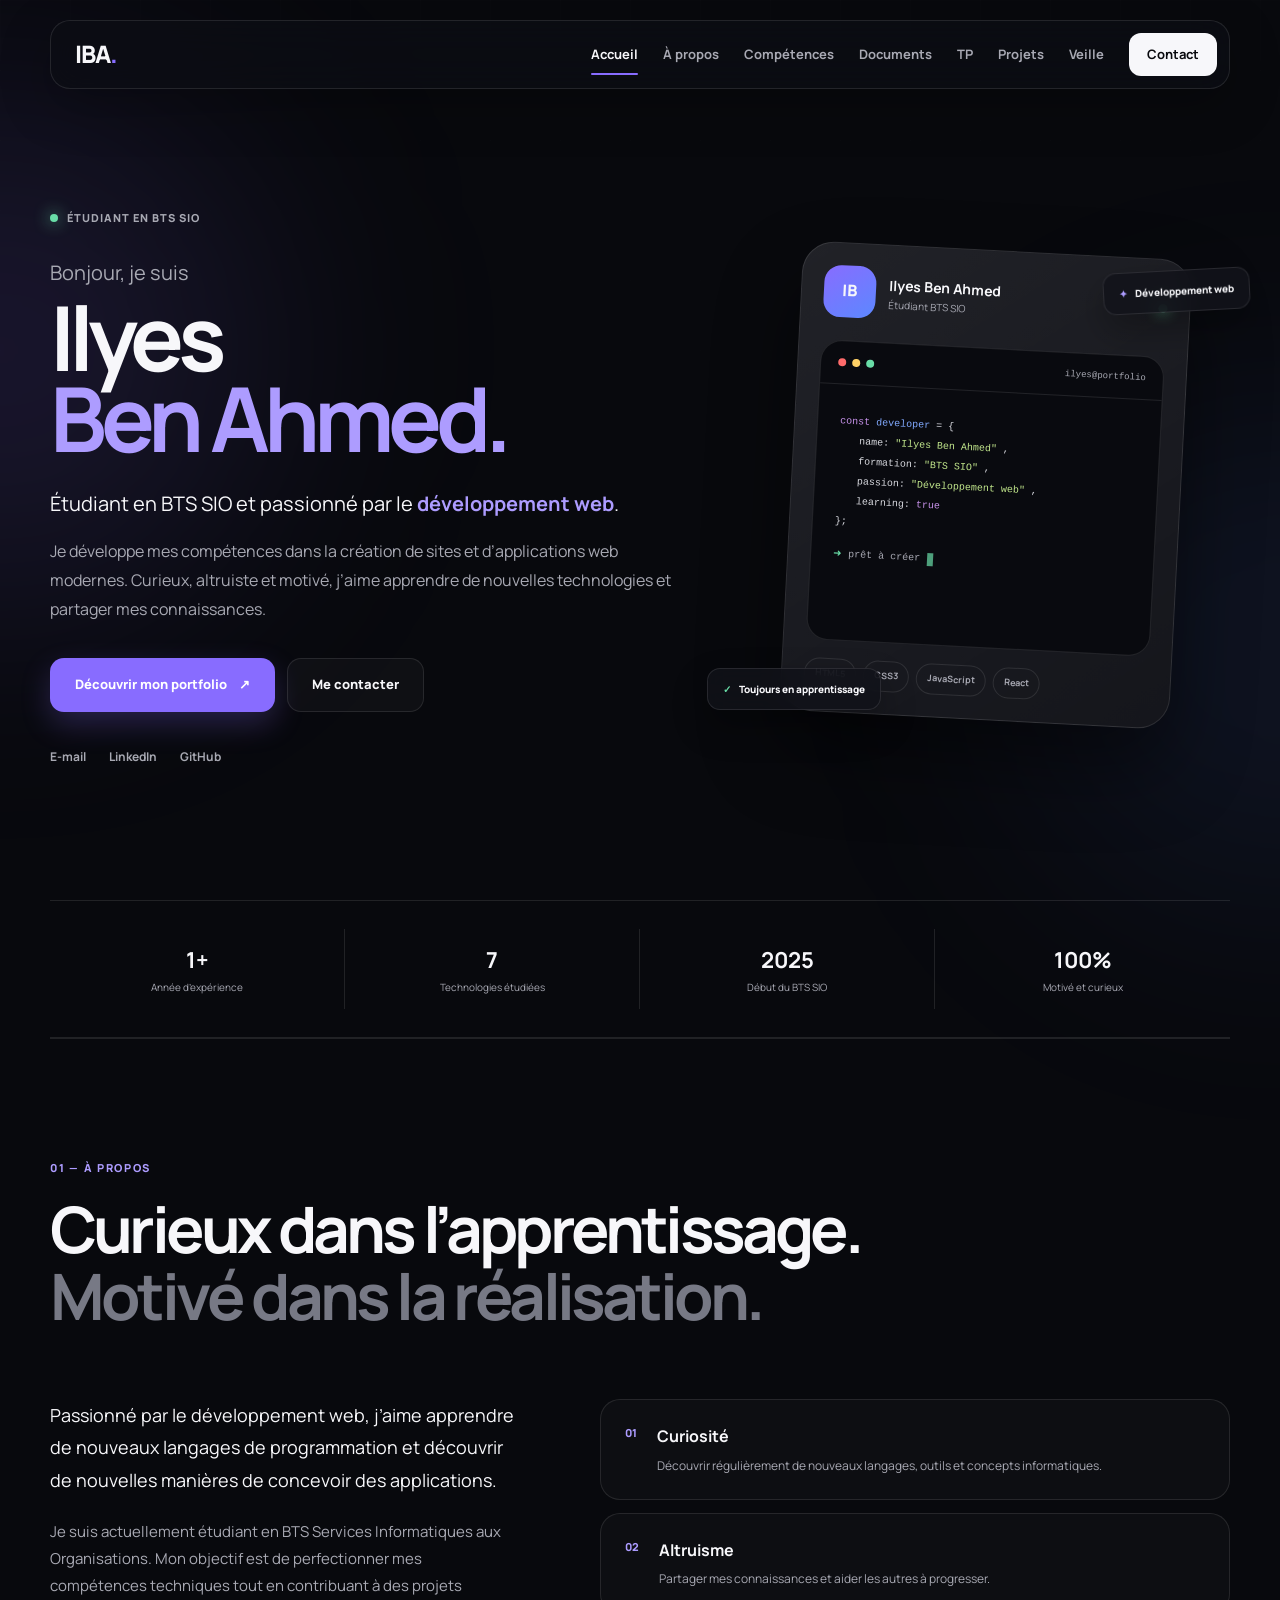
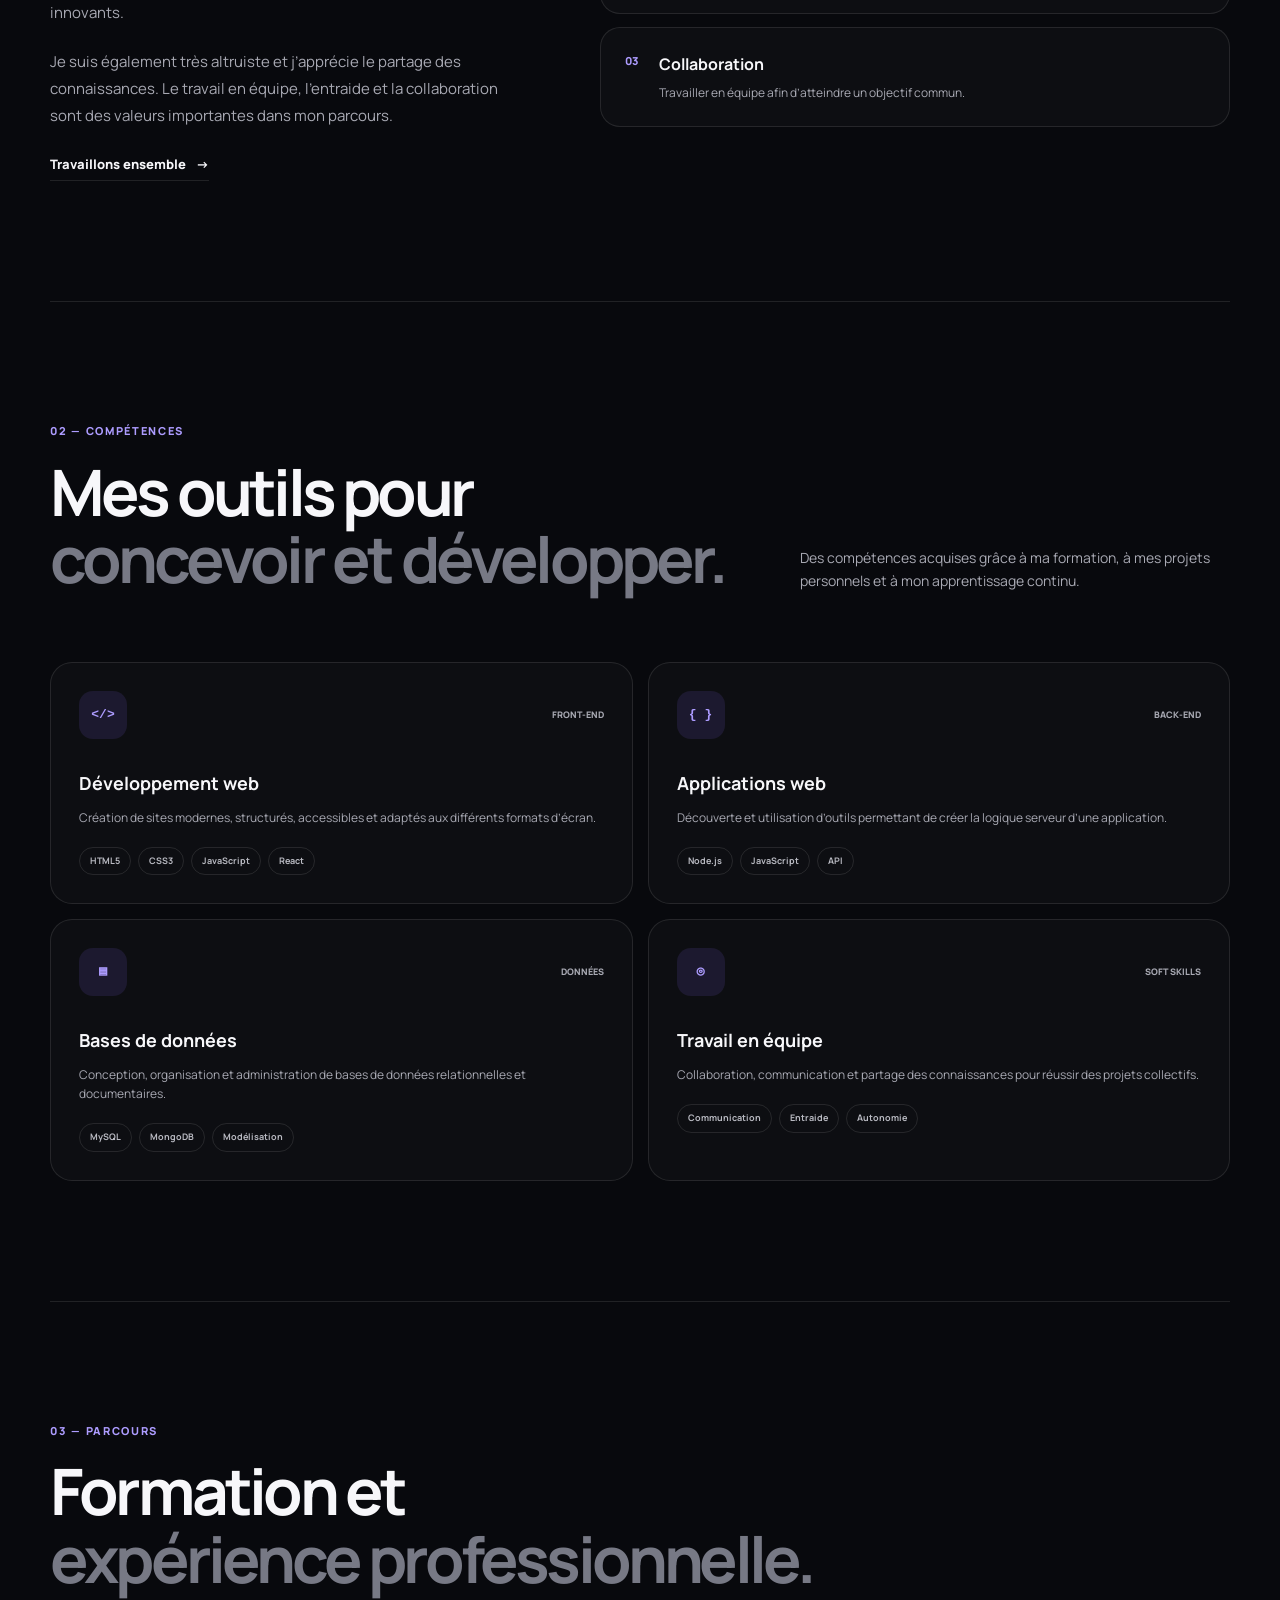
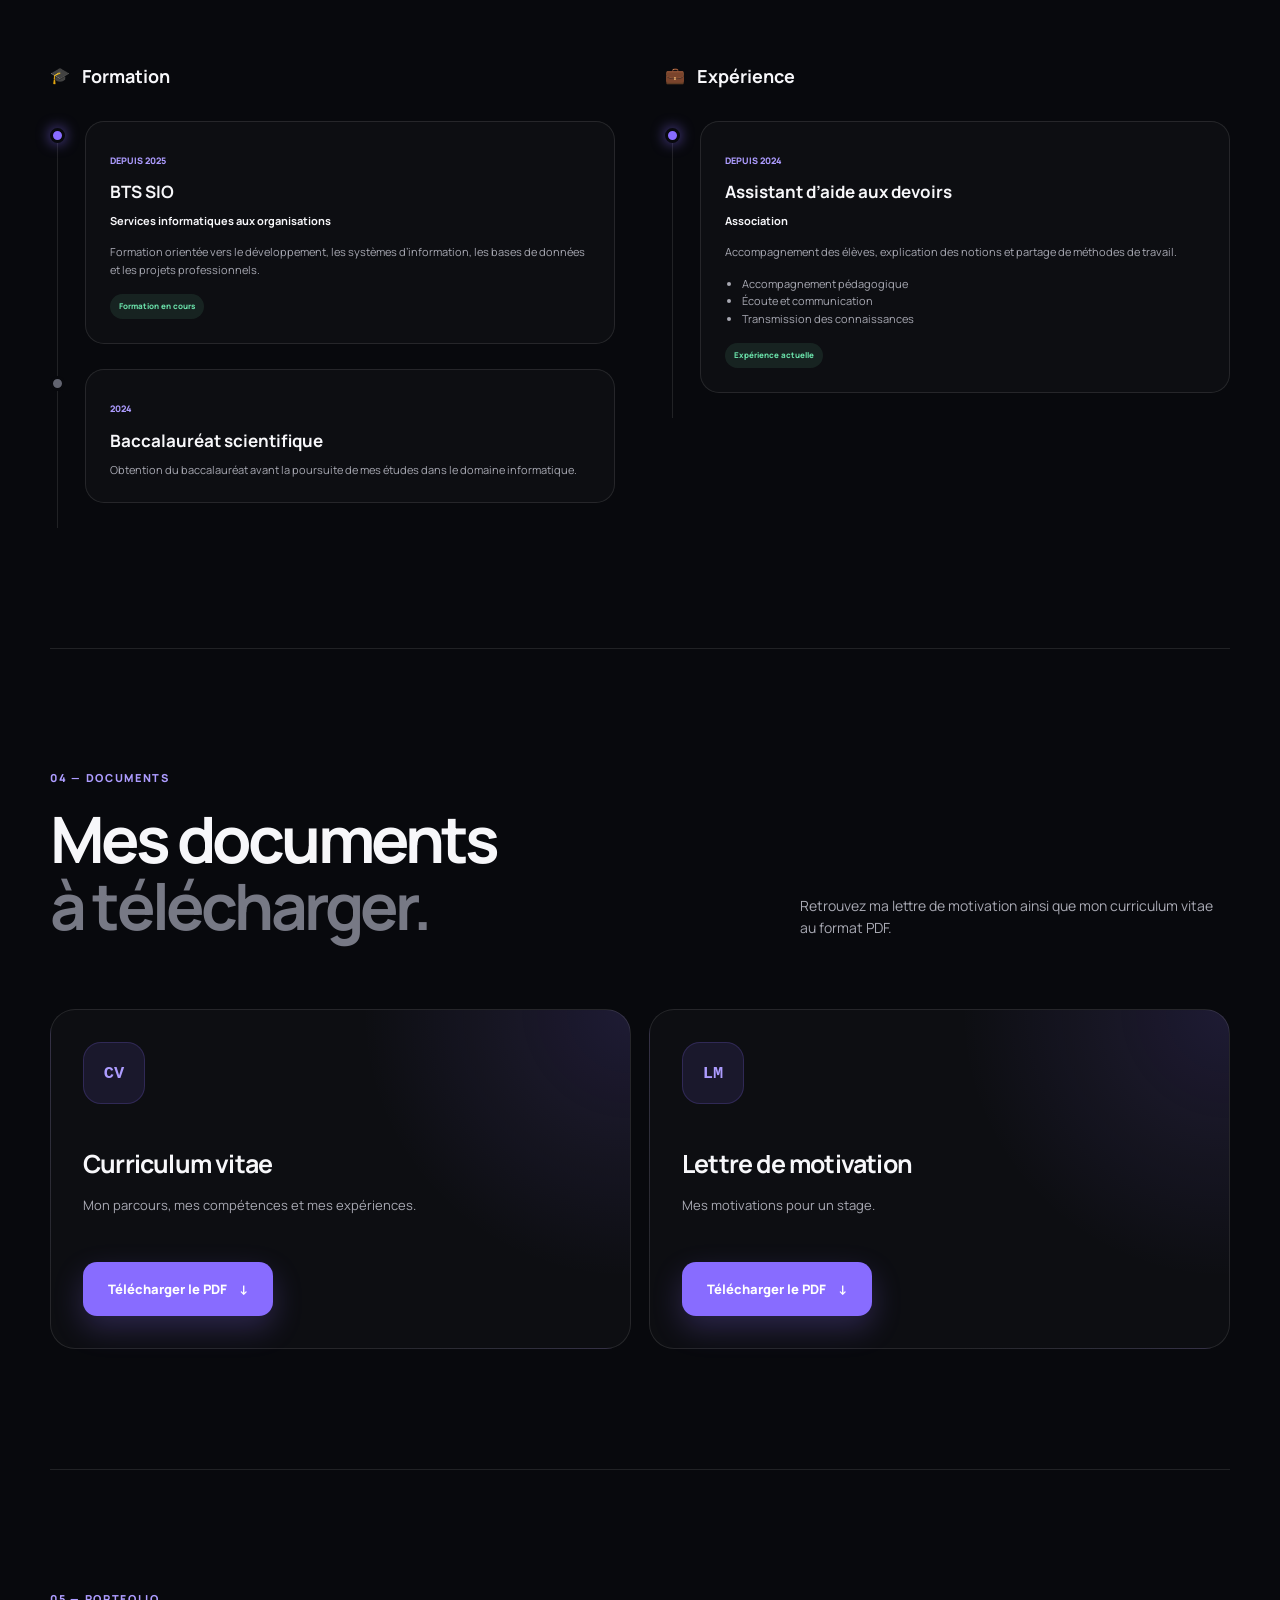
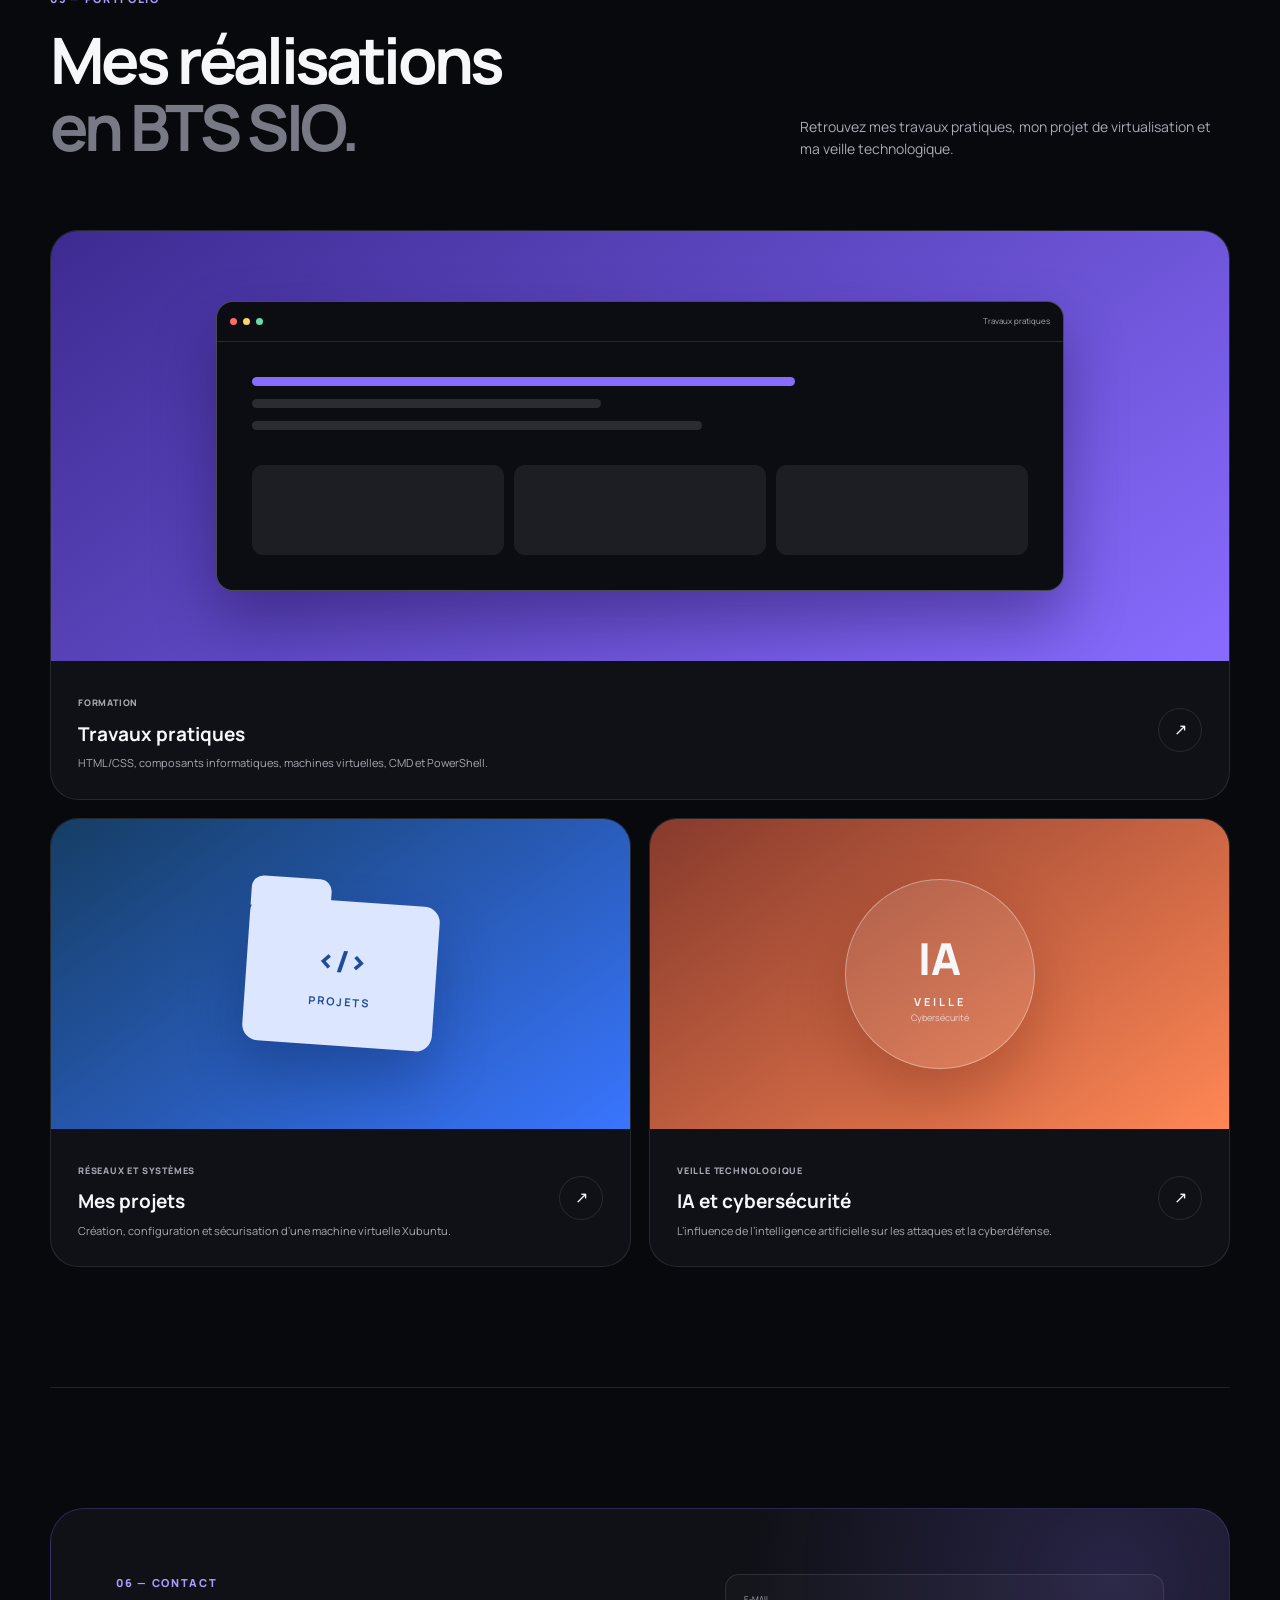
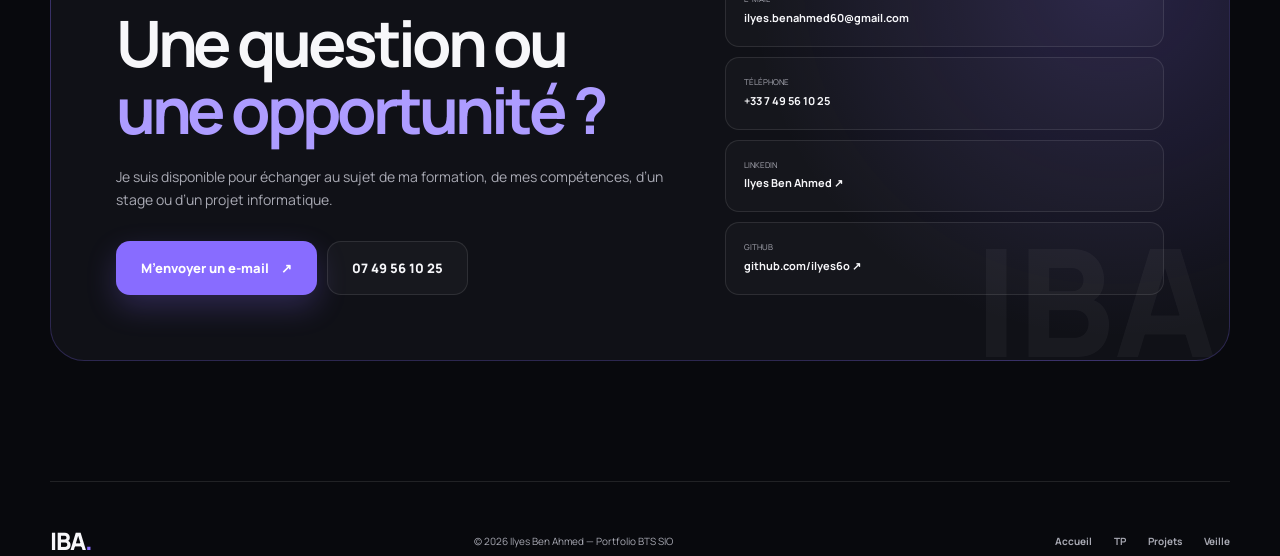
<file: index.html>
<!DOCTYPE html>
<html lang="fr">
<head>
    <meta charset="UTF-8">

    <meta
        name="viewport"
        content="width=device-width, initial-scale=1.0"
    >

    <meta
        http-equiv="refresh"
        content="0; url=accueil.html"
    >

    <meta name="robots" content="noindex">

    <title>Redirection — Portfolio Ilyes Ben Ahmed</title>

    <link rel="canonical" href="accueil.html">
</head>

<body>
    <p>
        Redirection vers le portfolio…
        <a href="accueil.html">Accéder à la page d’accueil</a>
    </p>
</body>
</html>
</file>
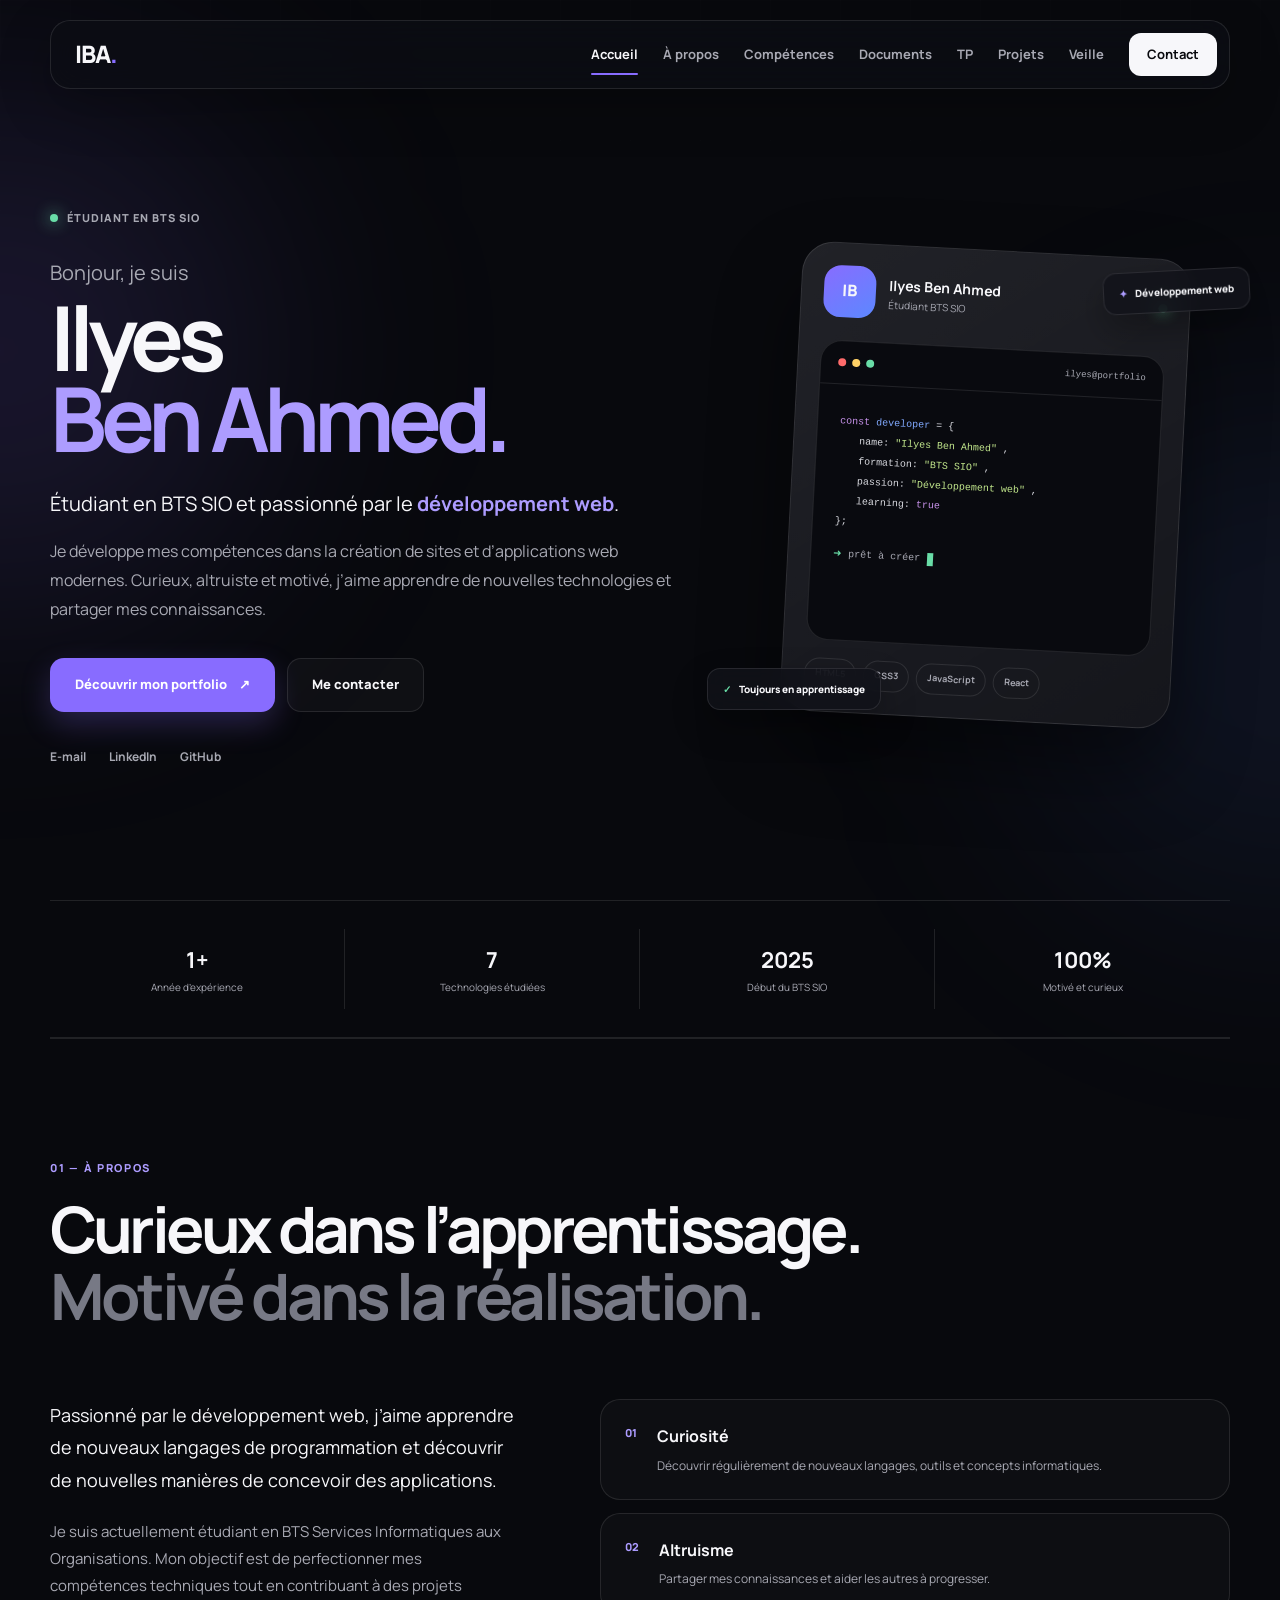
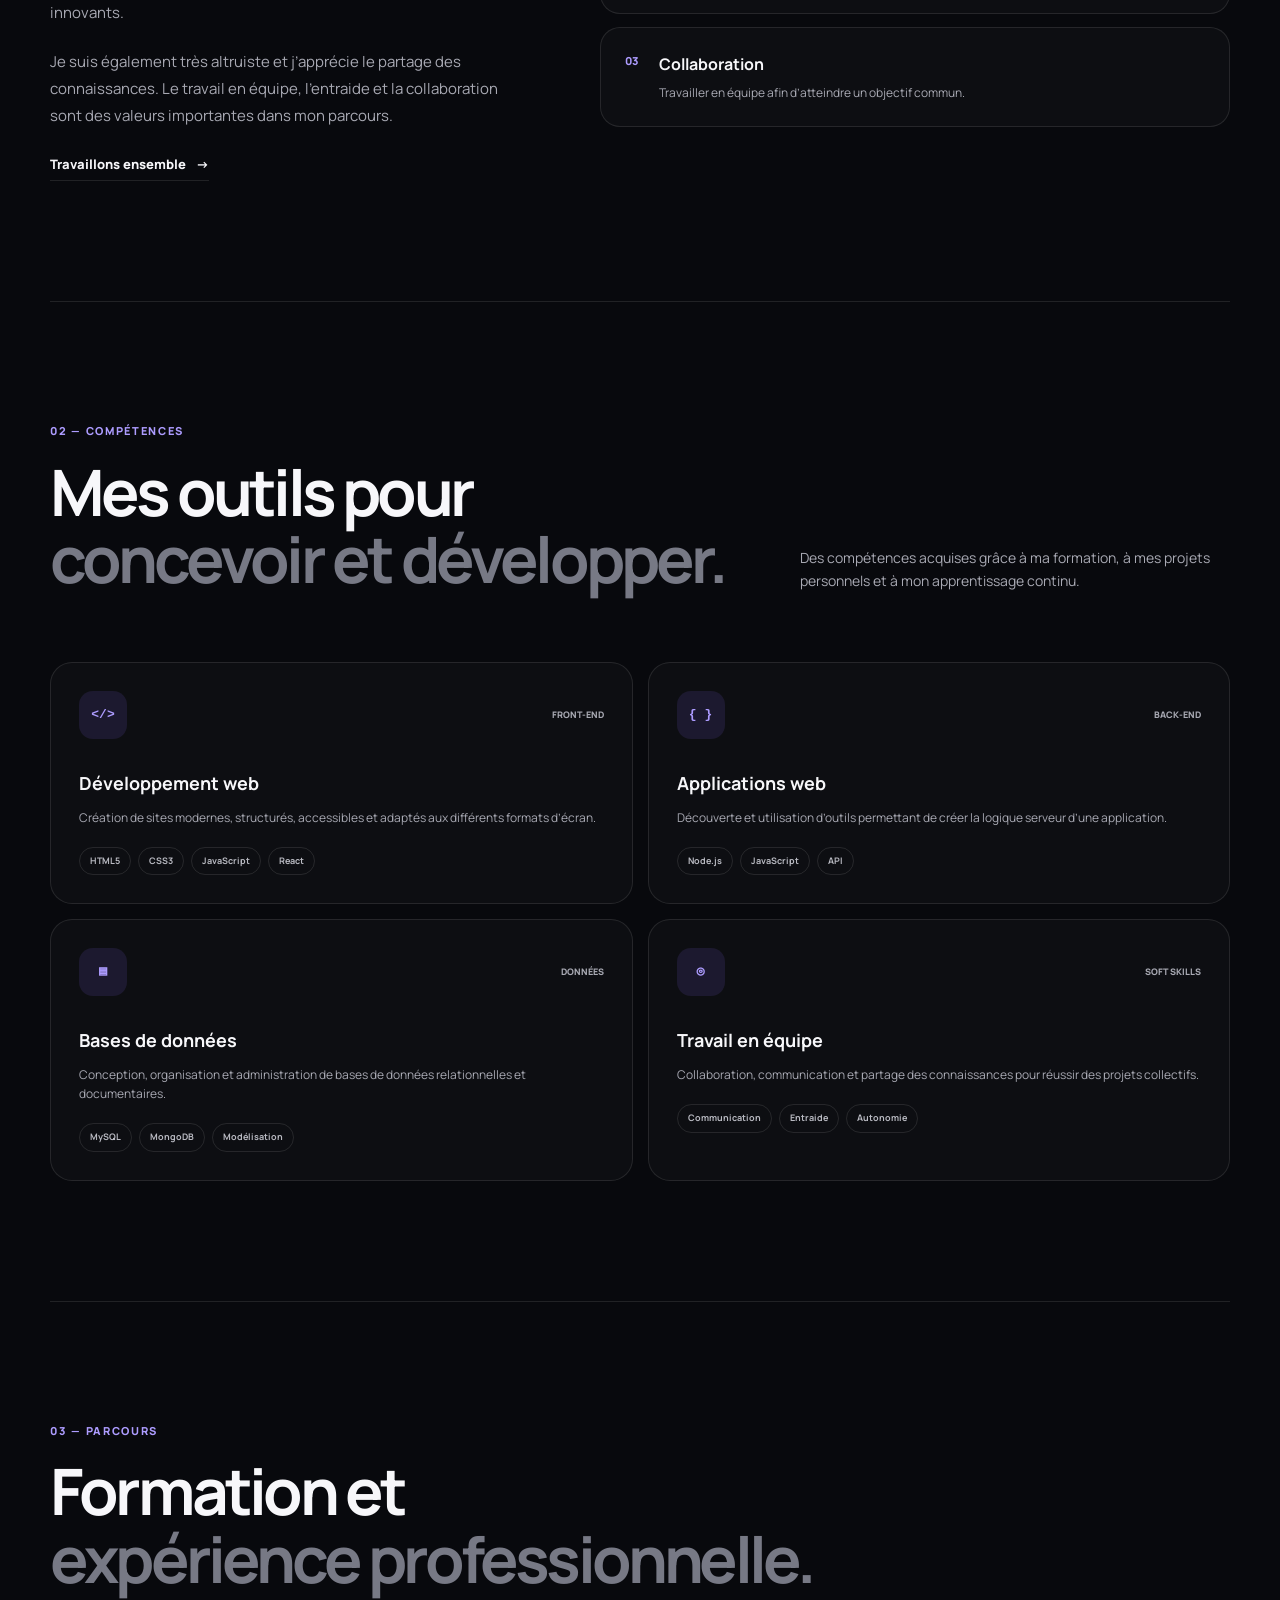
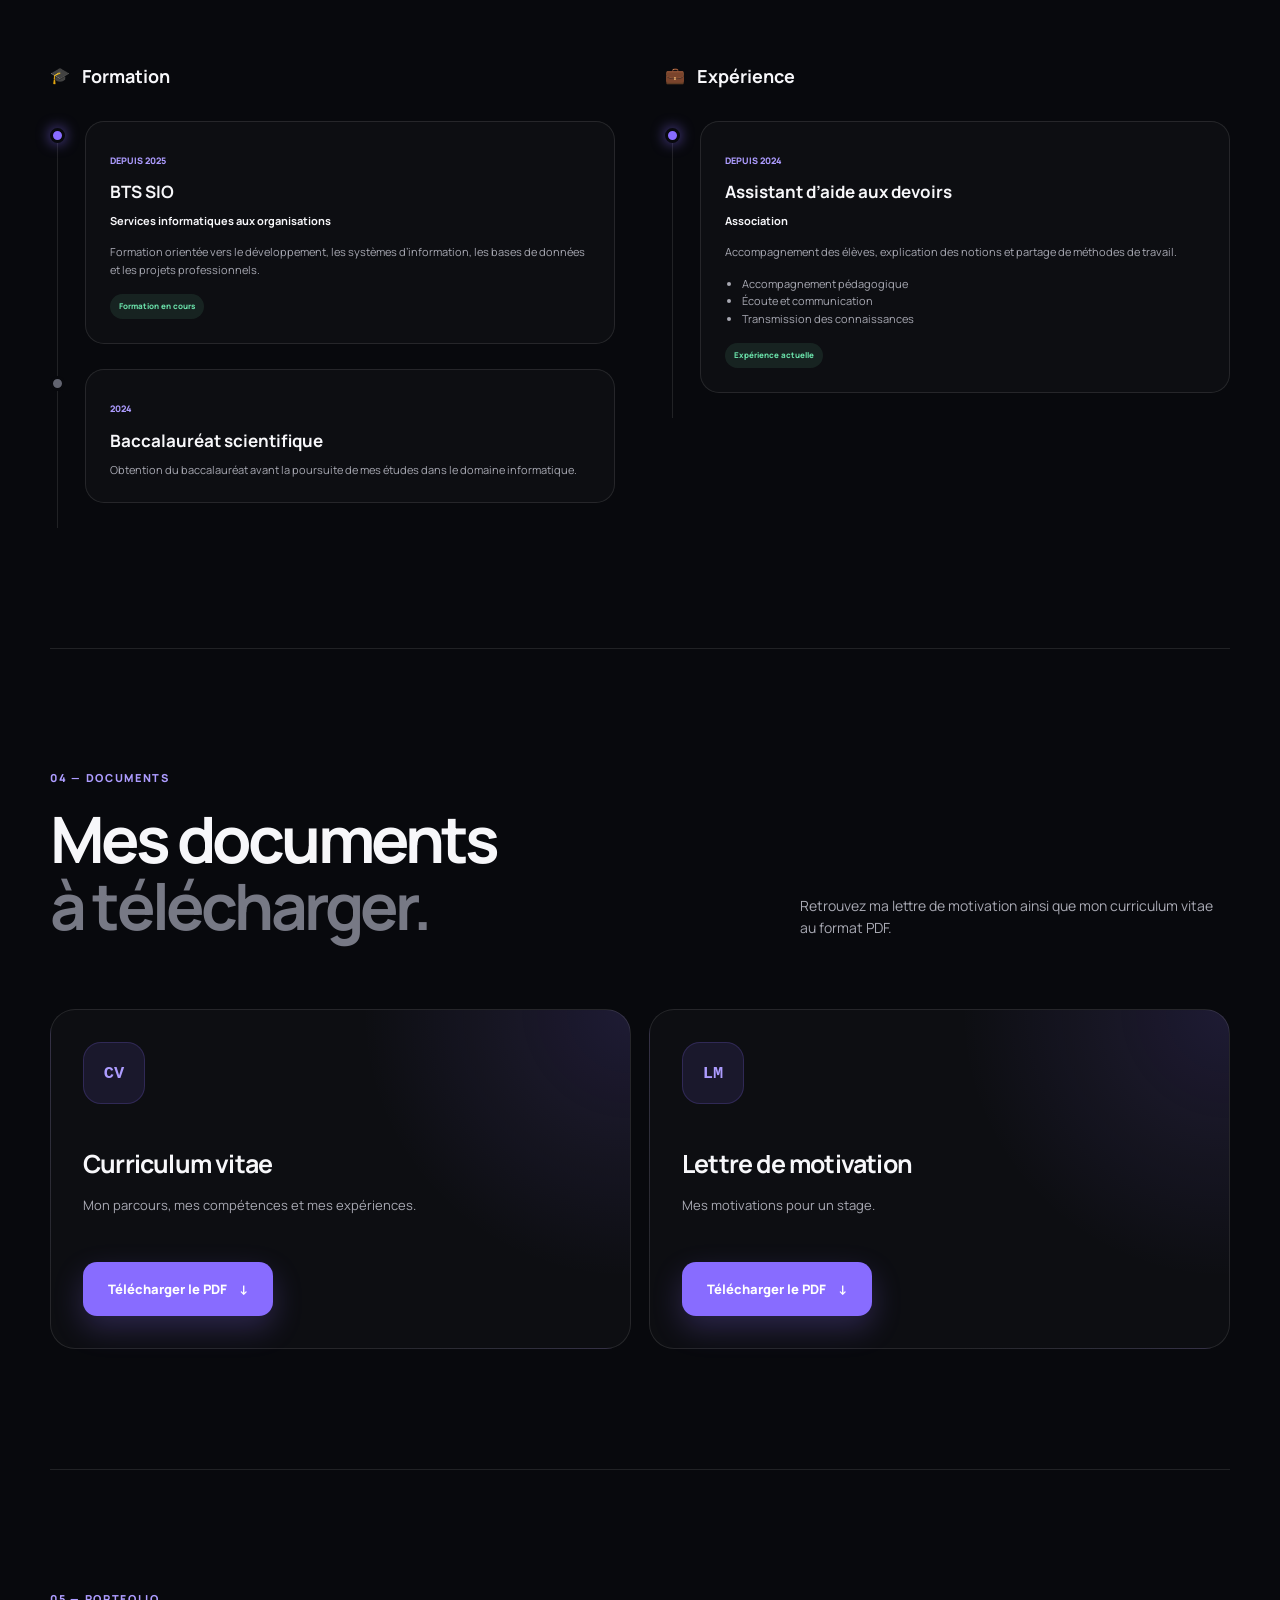
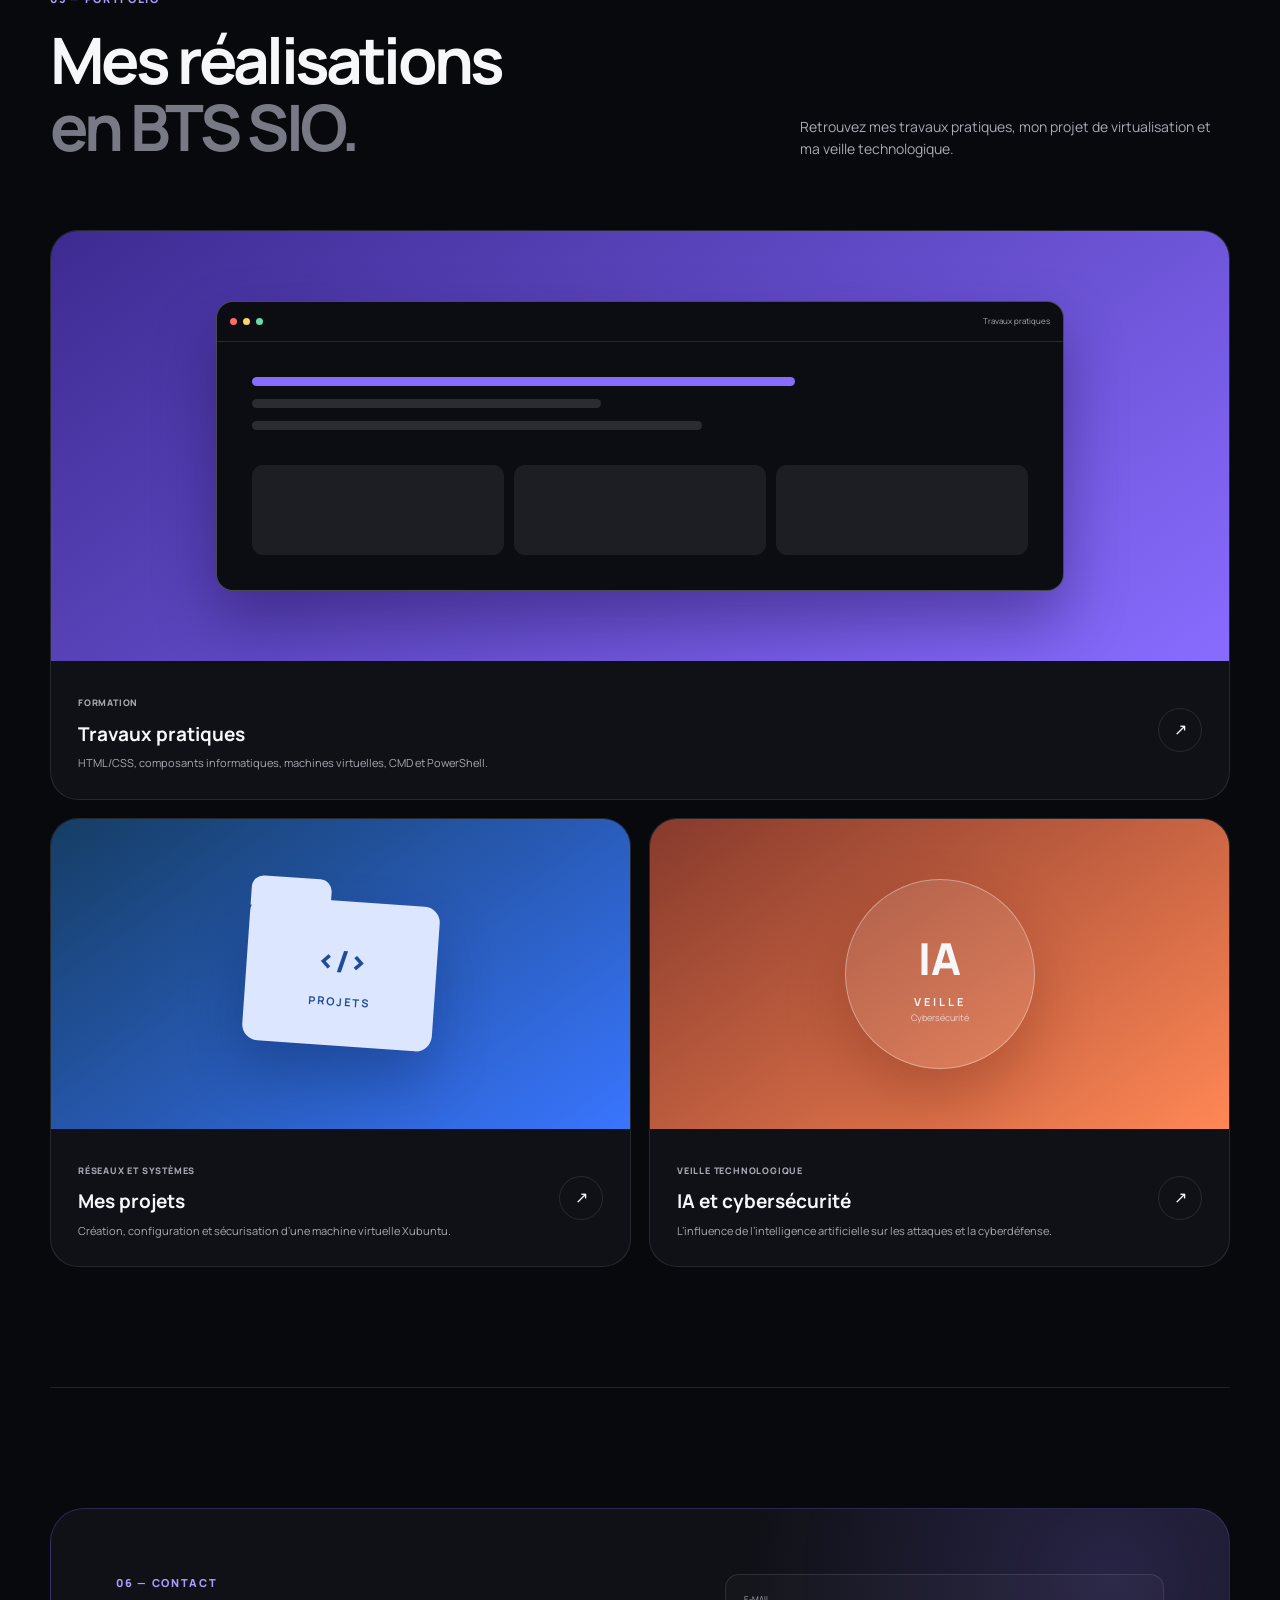
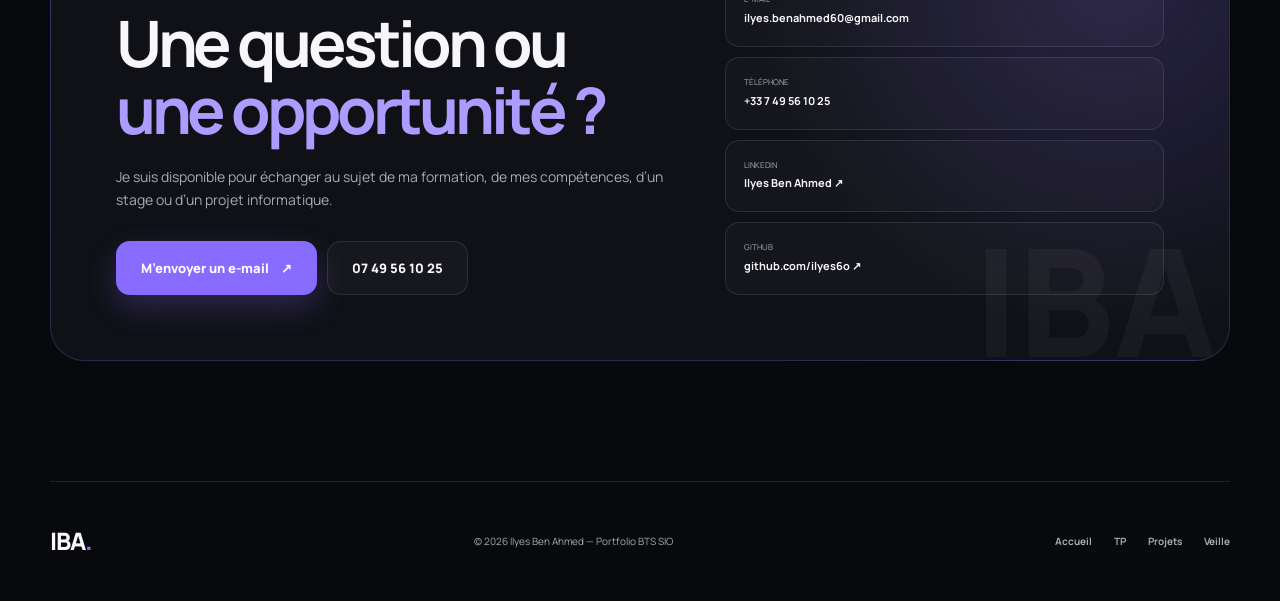
<file: accueil.html>
<!DOCTYPE html>
<html lang="fr">
<head>
    <meta charset="UTF-8">

    <meta
        name="viewport"
        content="width=device-width, initial-scale=1.0"
    >

    <meta
        name="description"
        content="Portfolio d'Ilyes Ben Ahmed, étudiant en BTS SIO, passionné par le développement web, les systèmes et les réseaux."
    >

    <meta name="author" content="Ilyes Ben Ahmed">

    <title>Ilyes Ben Ahmed — Portfolio BTS SIO</title>

    <link rel="preconnect" href="https://fonts.googleapis.com">
    <link rel="preconnect" href="https://fonts.gstatic.com" crossorigin>

    <link
        href="https://fonts.googleapis.com/css2?family=Manrope:wght@400;500;600;700;800&display=swap"
        rel="stylesheet"
    >

    <link rel="stylesheet" href="style.css">
</head>

<body class="page-home">

    <div class="background-grid" aria-hidden="true"></div>
    <div class="background-glow glow-one" aria-hidden="true"></div>
    <div class="background-glow glow-two" aria-hidden="true"></div>

    <!-- Navigation -->
    <header class="header">
        <a
            href="accueil.html#accueil"
            class="logo"
            aria-label="Retour à l'accueil"
        >
            IBA<span>.</span>
        </a>

        <nav class="navigation" aria-label="Navigation principale">
            <a href="accueil.html#accueil" class="active">Accueil</a>
            <a href="accueil.html#apropos">À propos</a>
            <a href="accueil.html#competences">Compétences</a>
            <a href="accueil.html#documents">Documents</a>
            <a href="tp.html">TP</a>
            <a href="projet.html">Projets</a>
            <a href="veille.html">Veille</a>

            <a href="accueil.html#contact" class="nav-contact">
                Contact
            </a>
        </nav>
    </header>

    <main>

        <!-- Accueil -->
        <section class="hero" id="accueil">
            <div class="hero-content">

                <div class="availability">
                    <span class="availability-dot"></span>
                    Étudiant en BTS SIO
                </div>

                <p class="hero-introduction">Bonjour, je suis</p>

                <h1>
                    Ilyes
                    <span>Ben Ahmed.</span>
                </h1>

                <p class="hero-subtitle">
                    Étudiant en BTS SIO et passionné par le
                    <strong>développement web</strong>.
                </p>

                <p class="hero-description">
                    Je développe mes compétences dans la création de sites
                    et d’applications web modernes. Curieux, altruiste et
                    motivé, j’aime apprendre de nouvelles technologies et
                    partager mes connaissances.
                </p>

                <div class="hero-actions">
                    <a
                        href="accueil.html#portfolio"
                        class="button button-primary"
                    >
                        Découvrir mon portfolio
                        <span aria-hidden="true">↗</span>
                    </a>

                    <a
                        href="accueil.html#contact"
                        class="button button-secondary"
                    >
                        Me contacter
                    </a>
                </div>

                <div class="hero-socials">
                    <a href="mailto:ilyes.benahmed60@gmail.com">
                        E-mail
                    </a>

                    <a
                        href="https://www.linkedin.com/in/ilyes-ben-ahmed-2639a6388/"
                        target="_blank"
                        rel="noopener noreferrer"
                    >
                        LinkedIn
                    </a>

                    <a
                        href="https://github.com/ilyes6o"
                        target="_blank"
                        rel="noopener noreferrer"
                    >
                        GitHub
                    </a>
                </div>
            </div>

            <div class="hero-visual" aria-hidden="true">

                <div class="floating-label floating-label-top">
                    <span>✦</span>
                    Développement web
                </div>

                <div class="profile-card">
                    <div class="profile-card-header">
                        <div class="profile-avatar">IB</div>

                        <div>
                            <strong>Ilyes Ben Ahmed</strong>
                            <span>Étudiant BTS SIO</span>
                        </div>

                        <div class="profile-status"></div>
                    </div>

                    <div class="terminal">
                        <div class="terminal-header">
                            <div class="terminal-dots">
                                <i></i>
                                <i></i>
                                <i></i>
                            </div>

                            <span>ilyes@portfolio</span>
                        </div>

                        <div class="terminal-content">
                            <p>
                                <span class="terminal-purple">const</span>
                                <span class="terminal-blue">developer</span>
                                = {
                            </p>

                            <p class="terminal-indent">
                                name:
                                <span class="terminal-green">
                                    "Ilyes Ben Ahmed"
                                </span>,
                            </p>

                            <p class="terminal-indent">
                                formation:
                                <span class="terminal-green">
                                    "BTS SIO"
                                </span>,
                            </p>

                            <p class="terminal-indent">
                                passion:
                                <span class="terminal-green">
                                    "Développement web"
                                </span>,
                            </p>

                            <p class="terminal-indent">
                                learning:
                                <span class="terminal-purple">true</span>
                            </p>

                            <p>};</p>

                            <p class="terminal-command">
                                <span>➜</span>
                                prêt à créer
                                <i></i>
                            </p>
                        </div>
                    </div>

                    <div class="profile-technologies">
                        <span>HTML5</span>
                        <span>CSS3</span>
                        <span>JavaScript</span>
                        <span>React</span>
                    </div>
                </div>

                <div class="floating-label floating-label-bottom">
                    <span>✓</span>
                    Toujours en apprentissage
                </div>
            </div>
        </section>

        <!-- Statistiques -->
        <section class="statistics" aria-label="Quelques informations">
            <article>
                <strong>1+</strong>
                <span>Année d’expérience</span>
            </article>

            <article>
                <strong>7</strong>
                <span>Technologies étudiées</span>
            </article>

            <article>
                <strong>2025</strong>
                <span>Début du BTS SIO</span>
            </article>

            <article>
                <strong>100%</strong>
                <span>Motivé et curieux</span>
            </article>
        </section>

        <!-- À propos -->
        <section class="section about" id="apropos">
            <div class="section-header">
                <p class="section-number">01 — À propos</p>

                <h2>
                    Curieux dans l’apprentissage.<br>
                    <span>Motivé dans la réalisation.</span>
                </h2>
            </div>

            <div class="about-layout">
                <div class="about-content">
                    <p class="about-highlight">
                        Passionné par le développement web, j’aime apprendre
                        de nouveaux langages de programmation et découvrir
                        de nouvelles manières de concevoir des applications.
                    </p>

                    <p>
                        Je suis actuellement étudiant en BTS Services
                        Informatiques aux Organisations. Mon objectif est de
                        perfectionner mes compétences techniques tout en
                        contribuant à des projets innovants.
                    </p>

                    <p>
                        Je suis également très altruiste et j’apprécie le
                        partage des connaissances. Le travail en équipe,
                        l’entraide et la collaboration sont des valeurs
                        importantes dans mon parcours.
                    </p>

                    <a
                        href="accueil.html#contact"
                        class="text-link"
                    >
                        Travaillons ensemble
                        <span aria-hidden="true">→</span>
                    </a>
                </div>

                <div class="about-values">
                    <article class="value-card">
                        <span class="value-icon">01</span>

                        <div>
                            <h3>Curiosité</h3>
                            <p>
                                Découvrir régulièrement de nouveaux langages,
                                outils et concepts informatiques.
                            </p>
                        </div>
                    </article>

                    <article class="value-card">
                        <span class="value-icon">02</span>

                        <div>
                            <h3>Altruisme</h3>
                            <p>
                                Partager mes connaissances et aider les autres
                                à progresser.
                            </p>
                        </div>
                    </article>

                    <article class="value-card">
                        <span class="value-icon">03</span>

                        <div>
                            <h3>Collaboration</h3>
                            <p>
                                Travailler en équipe afin d’atteindre un
                                objectif commun.
                            </p>
                        </div>
                    </article>
                </div>
            </div>
        </section>
                

        <!-- Compétences -->
        <section class="section skills-section" id="competences">
            <div class="section-header section-header-row">
                <div>
                    <p class="section-number">02 — Compétences</p>

                    <h2>
                        Mes outils pour<br>
                        <span>concevoir et développer.</span>
                    </h2>
                </div>

                <p class="section-description">
                    Des compétences acquises grâce à ma formation, à mes
                    projets personnels et à mon apprentissage continu.
                </p>
            </div>

            <div class="skills-grid">
                <article class="skill-card">
                    <div class="skill-card-top">
                        <span class="skill-icon">&lt;/&gt;</span>
                        <span class="skill-level">Front-end</span>
                    </div>

                    <h3>Développement web</h3>

                    <p>
                        Création de sites modernes, structurés, accessibles
                        et adaptés aux différents formats d’écran.
                    </p>

                    <div class="skill-tags">
                        <span>HTML5</span>
                        <span>CSS3</span>
                        <span>JavaScript</span>
                        <span>React</span>
                    </div>
                </article>

                <article class="skill-card">
                    <div class="skill-card-top">
                        <span class="skill-icon">{ }</span>
                        <span class="skill-level">Back-end</span>
                    </div>

                    <h3>Applications web</h3>

                    <p>
                        Découverte et utilisation d’outils permettant de créer
                        la logique serveur d’une application.
                    </p>

                    <div class="skill-tags">
                        <span>Node.js</span>
                        <span>JavaScript</span>
                        <span>API</span>
                    </div>
                </article>

                <article class="skill-card">
                    <div class="skill-card-top">
                        <span class="skill-icon">▤</span>
                        <span class="skill-level">Données</span>
                    </div>

                    <h3>Bases de données</h3>

                    <p>
                        Conception, organisation et administration de bases
                        de données relationnelles et documentaires.
                    </p>

                    <div class="skill-tags">
                        <span>MySQL</span>
                        <span>MongoDB</span>
                        <span>Modélisation</span>
                    </div>
                </article>

                <article class="skill-card">
                    <div class="skill-card-top">
                        <span class="skill-icon">◎</span>
                        <span class="skill-level">Soft skills</span>
                    </div>

                    <h3>Travail en équipe</h3>

                    <p>
                        Collaboration, communication et partage des
                        connaissances pour réussir des projets collectifs.
                    </p>

                    <div class="skill-tags">
                        <span>Communication</span>
                        <span>Entraide</span>
                        <span>Autonomie</span>
                    </div>
                </article>
            </div>
        </section>

        <!-- Parcours -->
        <section class="section journey" id="parcours">
            <div class="section-header">
                <p class="section-number">03 — Parcours</p>

                <h2>
                    Formation et<br>
                    <span>expérience professionnelle.</span>
                </h2>
            </div>

            <div class="journey-grid">
                <div class="journey-column">
                    <div class="journey-title">
                        <span>🎓</span>
                        <h3>Formation</h3>
                    </div>

                    <div class="timeline">
                        <article class="timeline-item timeline-current">
                            <div class="timeline-marker"></div>

                            <div class="timeline-card">
                                <span class="timeline-date">
                                    Depuis 2025
                                </span>

                                <h4>BTS SIO</h4>

                                <p class="timeline-location">
                                    Services informatiques aux organisations
                                </p>

                                <p>
                                    Formation orientée vers le développement,
                                    les systèmes d’information, les bases de
                                    données et les projets professionnels.
                                </p>

                                <span class="current-badge">
                                    Formation en cours
                                </span>
                            </div>
                        </article>

                        <article class="timeline-item">
                            <div class="timeline-marker"></div>

                            <div class="timeline-card">
                                <span class="timeline-date">2024</span>

                                <h4>Baccalauréat scientifique</h4>

                                <p>
                                    Obtention du baccalauréat avant la
                                    poursuite de mes études dans le domaine
                                    informatique.
                                </p>
                            </div>
                        </article>
                    </div>
                </div>

                <div class="journey-column">
                    <div class="journey-title">
                        <span>💼</span>
                        <h3>Expérience</h3>
                    </div>

                    <div class="timeline">
                        <article class="timeline-item timeline-current">
                            <div class="timeline-marker"></div>

                            <div class="timeline-card">
                                <span class="timeline-date">
                                    Depuis 2024
                                </span>

                                <h4>Assistant d’aide aux devoirs</h4>

                                <p class="timeline-location">
                                    Association
                                </p>

                                <p>
                                    Accompagnement des élèves, explication des
                                    notions et partage de méthodes de travail.
                                </p>

                                <ul class="timeline-list">
                                    <li>Accompagnement pédagogique</li>
                                    <li>Écoute et communication</li>
                                    <li>Transmission des connaissances</li>
                                </ul>

                                <span class="current-badge">
                                    Expérience actuelle
                                </span>
                            </div>
                        </article>
                    </div>
                </div>
            </div>
        </section>


<!-- Documents -->

               <section class="section documents" id="documents">
            <div class="section-header section-header-row">
                <div>
                    <p class="section-number">04 — Documents</p>
 
                    <h2>
                        Mes documents<br>
                        <span>à télécharger.</span>
                    </h2>
                </div>
 
                <p class="section-description">
                    Retrouvez ma lettre de motivation ainsi que mon
                    curriculum vitae au format PDF.
                </p>
            </div>
 
            <div class="documents-grid">
                <article class="document-card">
                    <div class="document-icon">CV</div>
 
                    <div class="document-info">
                        <h3>Curriculum vitae</h3>
                        <p>Mon parcours, mes compétences et mes expériences.</p>
                    </div>
 
                    <a
                        href="documents/cv.pdf"
                        class="button button-primary"
                        download="CV-Ilyes-Ben-Ahmed.pdf"
                    >
                        Télécharger le PDF
                        <span aria-hidden="true">↓</span>
                    </a>
                </article>
 
                <article class="document-card">
                    <div class="document-icon">LM</div>
 
                    <div class="document-info">
                        <h3>Lettre de motivation</h3>
                        <p>Mes motivations pour un stage.</p>
                    </div>
 
                    <a
                        href="documents/lm.pdf"
                        class="button button-primary"
                        download="Lettre-de-motivation-Ilyes-Ben-Ahmed.pdf"
                    >
                        Télécharger le PDF
                        <span aria-hidden="true">↓</span>
                    </a>
                </article>
            </div>
        </section>
        </section>



        <!-- Portfolio -->
        <section class="section portfolio" id="portfolio">
            <div class="section-header section-header-row">
                <div>
                    <p class="section-number">05 — Portfolio</p>

                    <h2>
                        Mes réalisations<br>
                        <span>en BTS SIO.</span>
                    </h2>
                </div>

                <p class="section-description">
                    Retrouvez mes travaux pratiques, mon projet de
                    virtualisation et ma veille technologique.
                </p>
            </div>

            <div class="portfolio-grid">

                <a
                    href="tp.html"
                    class="portfolio-card featured-card"
                >
                    <div class="portfolio-visual visual-purple">
                        <div class="browser-mockup">
                            <div class="browser-bar">
                                <div>
                                    <i></i>
                                    <i></i>
                                    <i></i>
                                </div>

                                <span>Travaux pratiques</span>
                            </div>

                            <div class="browser-content">
                                <div class="code-line code-line-1"></div>
                                <div class="code-line code-line-2"></div>
                                <div class="code-line code-line-3"></div>

                                <div class="browser-blocks">
                                    <div></div>
                                    <div></div>
                                    <div></div>
                                </div>
                            </div>
                        </div>
                    </div>

                    <div class="portfolio-card-content">
                        <div>
                            <span class="portfolio-category">
                                Formation
                            </span>

                            <h3>Travaux pratiques</h3>

                            <p>
                                HTML/CSS, composants informatiques, machines
                                virtuelles, CMD et PowerShell.
                            </p>
                        </div>

                        <span class="portfolio-arrow" aria-hidden="true">
                            ↗
                        </span>
                    </div>
                </a>

                <a href="projet.html" class="portfolio-card">
                    <div class="portfolio-visual visual-blue">
                        <div class="project-folder">
                            <div class="folder-tab"></div>
                            <span>&lt;/&gt;</span>
                            <strong>PROJETS</strong>
                        </div>
                    </div>

                    <div class="portfolio-card-content">
                        <div>
                            <span class="portfolio-category">
                                Réseaux et systèmes
                            </span>

                            <h3>Mes projets</h3>

                            <p>
                                Création, configuration et sécurisation d’une
                                machine virtuelle Xubuntu.
                            </p>
                        </div>

                        <span class="portfolio-arrow" aria-hidden="true">
                            ↗
                        </span>
                    </div>
                </a>

                <a href="veille.html" class="portfolio-card">
                    <div class="portfolio-visual visual-orange">
                        <div class="stage-visual">
                            <span>IA</span>
                            <strong>VEILLE</strong>
                            <small>Cybersécurité</small>
                        </div>
                    </div>

                    <div class="portfolio-card-content">
                        <div>
                            <span class="portfolio-category">
                                Veille technologique
                            </span>

                            <h3>IA et cybersécurité</h3>

                            <p>
                                L’influence de l’intelligence artificielle sur
                                les attaques et la cyberdéfense.
                            </p>
                        </div>

                        <span class="portfolio-arrow" aria-hidden="true">
                            ↗
                        </span>
                    </div>
                </a>
            </div>
        </section>

        <!-- Contact -->
        <section class="section contact" id="contact">
            <div class="contact-card">
                <div class="contact-content">
                    <p class="section-number">06 — Contact</p>

                    <h2>
                        Une question ou<br>
                        <span>une opportunité ?</span>
                    </h2>

                    <p>
                        Je suis disponible pour échanger au sujet de ma
                        formation, de mes compétences, d’un stage ou d’un
                        projet informatique.
                    </p>

                    <div class="contact-actions">
                        <a
                            href="mailto:ilyes.benahmed60@gmail.com"
                            class="button button-primary"
                        >
                            M’envoyer un e-mail
                            <span aria-hidden="true">↗</span>
                        </a>

                        <a
                            href="tel:+33749561025"
                            class="button button-secondary"
                        >
                            07 49 56 10 25
                        </a>
                    </div>
                </div>

                <div class="contact-information">
                    <article>
                        <span>E-mail</span>
                        <a href="mailto:ilyes.benahmed60@gmail.com">
                            ilyes.benahmed60@gmail.com
                        </a>
                    </article>

                    <article>
                        <span>Téléphone</span>
                        <a href="tel:+33749561025">
                            +33 7 49 56 10 25
                        </a>
                    </article>

                    <article>
                        <span>LinkedIn</span>
                        <a
                            href="https://www.linkedin.com/in/ilyes-ben-ahmed-2639a6388/"
                            target="_blank"
                            rel="noopener noreferrer"
                        >
                            Ilyes Ben Ahmed ↗
                        </a>
                    </article>

                    <article>
                        <span>GitHub</span>
                        <a
                            href="https://github.com/ilyes6o"
                            target="_blank"
                            rel="noopener noreferrer"
                        >
                            github.com/ilyes6o ↗
                        </a>
                    </article>
                </div>

                <div class="contact-decoration" aria-hidden="true">
                    IBA.
                </div>
            </div>
        </section>
    </main>

    <footer class="footer">
        <a href="accueil.html#accueil" class="logo">
            IBA<span>.</span>
        </a>

        <p>© 2026 Ilyes Ben Ahmed — Portfolio BTS SIO</p>

        <div class="footer-links">
            <a href="accueil.html">Accueil</a>
            <a href="tp.html">TP</a>
            <a href="projet.html">Projets</a>
            <a href="veille.html">Veille</a>
        </div>
    </footer>

</body>
</html>
</file>
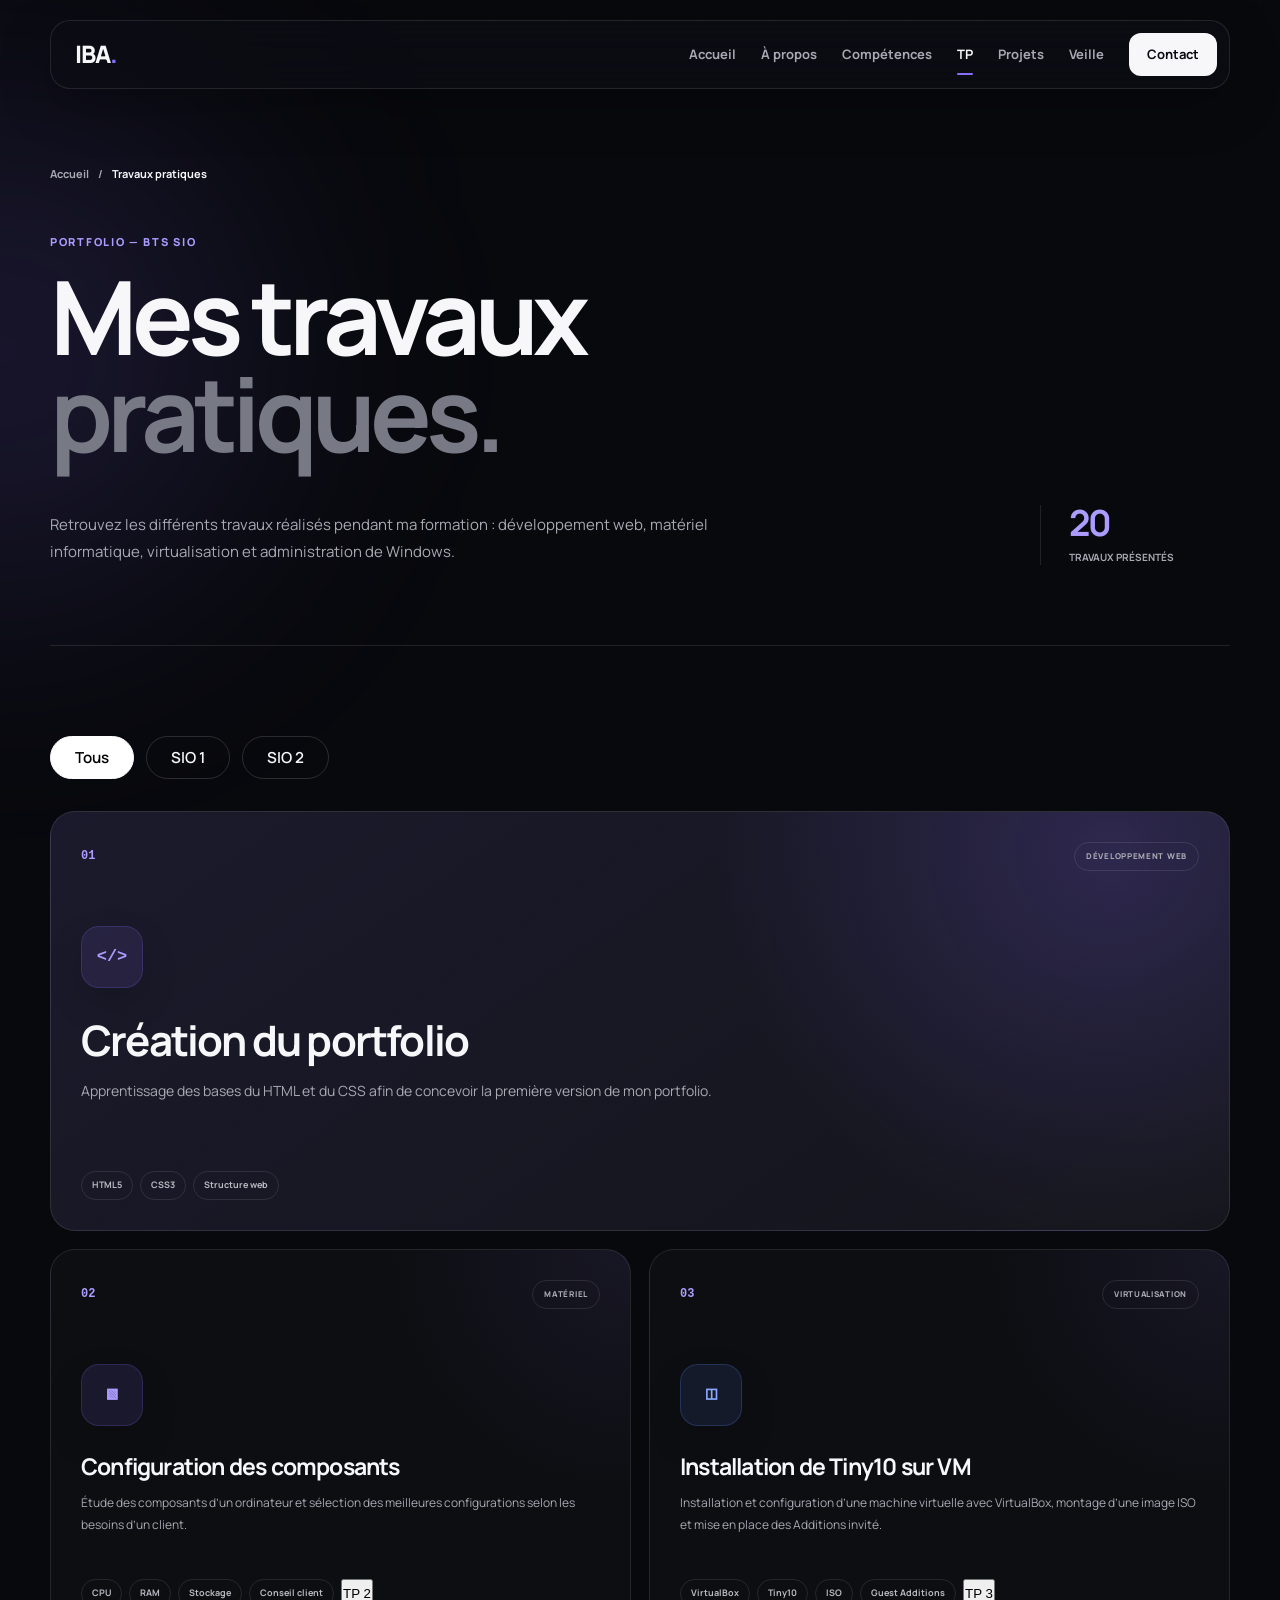
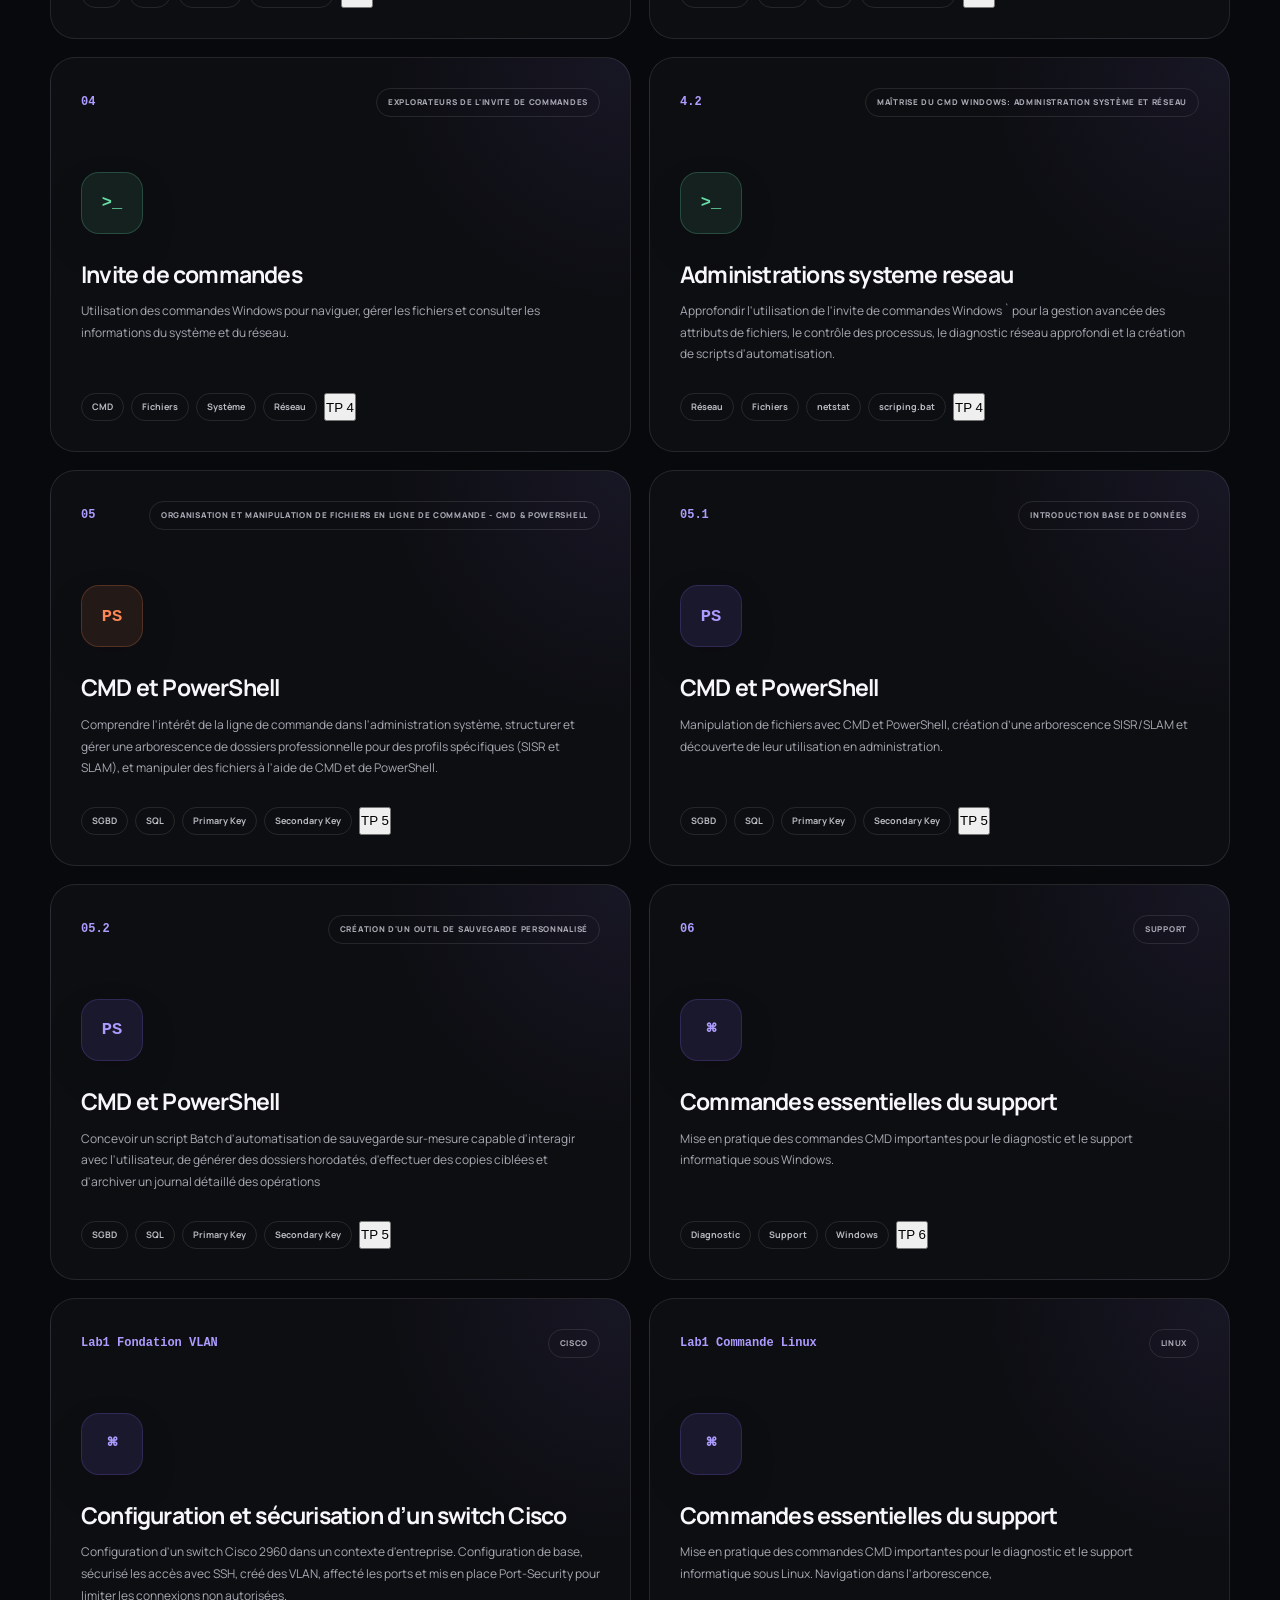
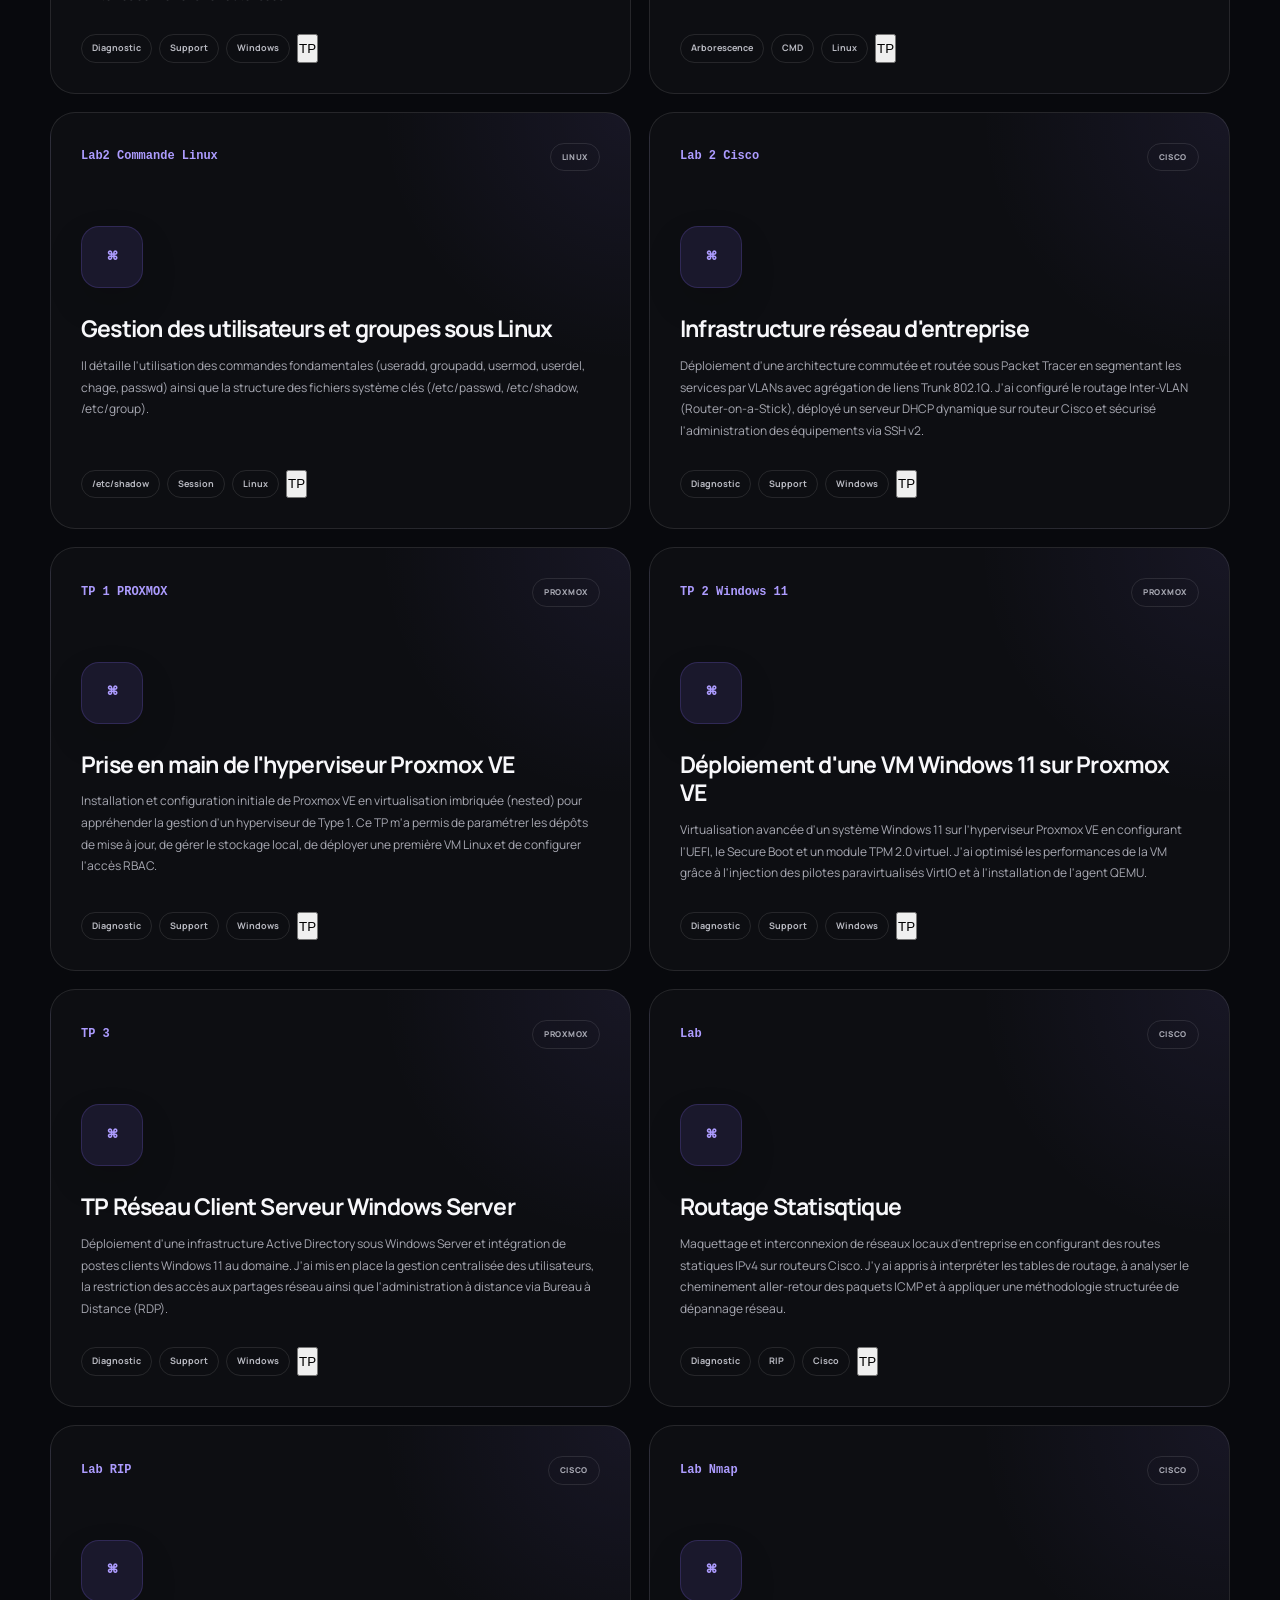
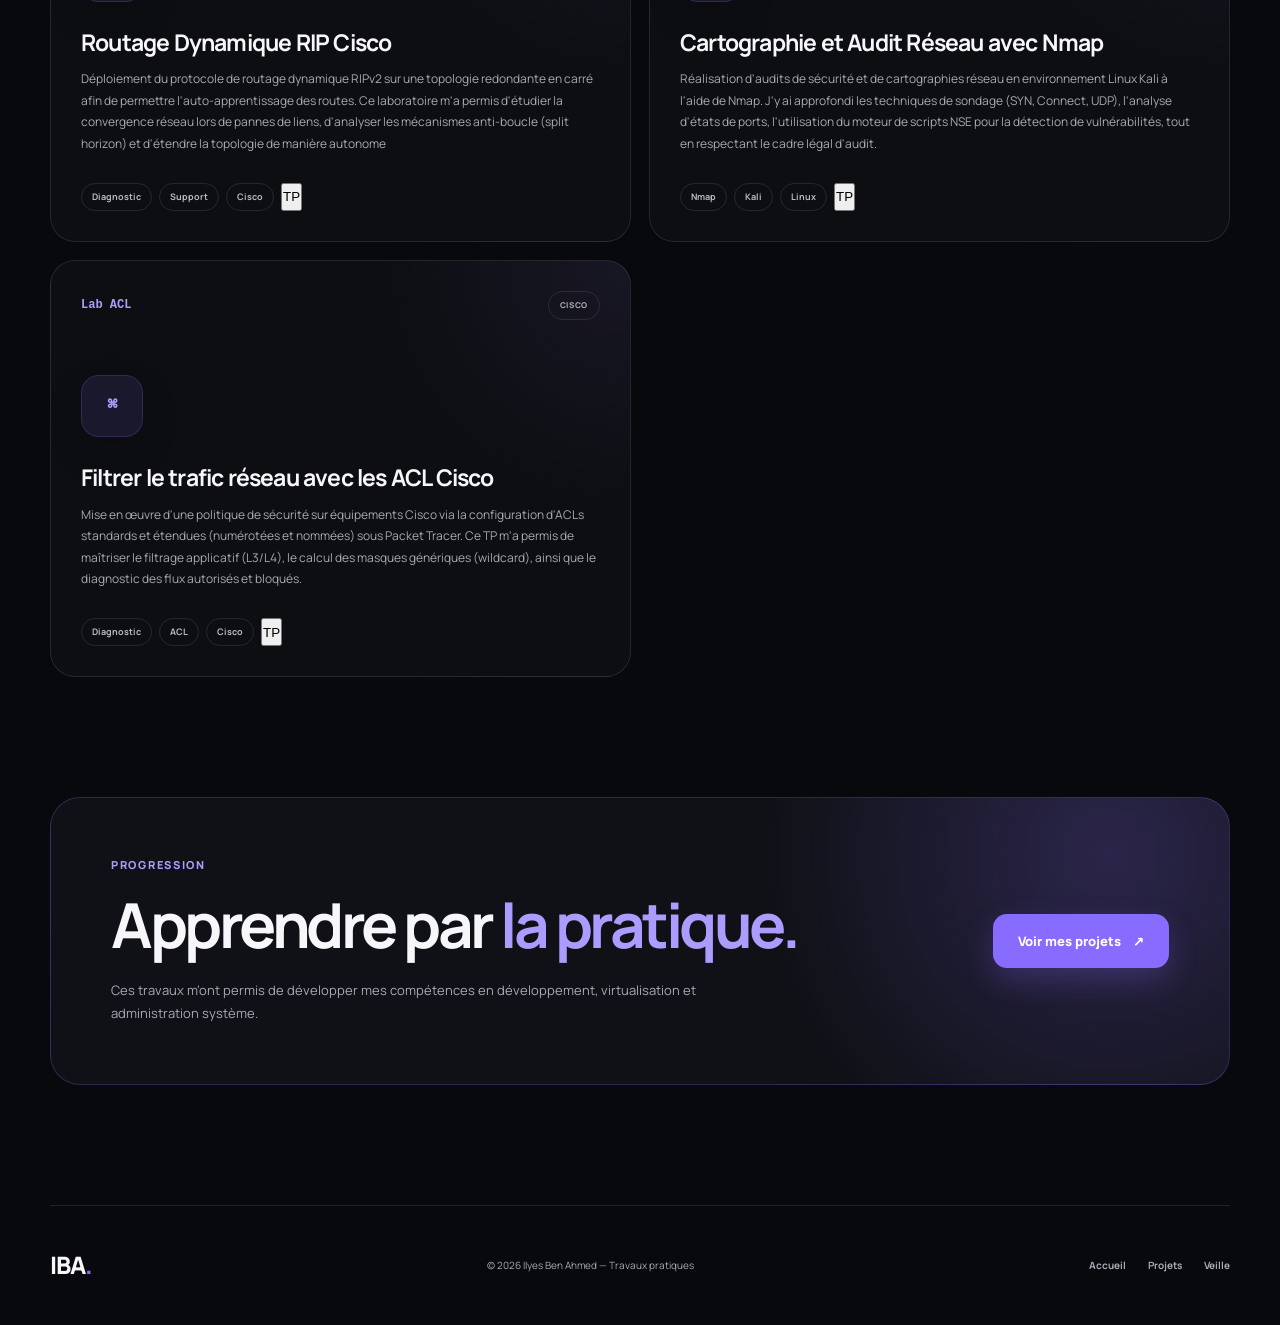
<file: tp.html>
<!DOCTYPE html>
<html lang="fr">
<head>
    <meta charset="UTF-8">

    <meta
        name="viewport"
        content="width=device-width, initial-scale=1.0"
    >

    <meta
        name="description"
        content="Travaux pratiques réalisés par Ilyes Ben Ahmed pendant son BTS SIO."
    >

    <title>Travaux pratiques — Ilyes Ben Ahmed</title>

    <link rel="preconnect" href="https://fonts.googleapis.com">
    <link rel="preconnect" href="https://fonts.gstatic.com" crossorigin>

    <link
        href="https://fonts.googleapis.com/css2?family=Manrope:wght@400;500;600;700;800&display=swap"
        rel="stylesheet"
    >

    <link rel="stylesheet" href="style.css">

    <style>
        .tp-filters {
            display: flex;
            gap: 12px;
            margin-bottom: 32px;
            flex-wrap: wrap;
        }

        .filter-btn {
            padding: 10px 24px;
            border-radius: 999px;
            border: 1px solid rgba(255, 255, 255, 0.15);
            background: transparent;
            color: inherit;
            font-family: 'Manrope', sans-serif;
            font-weight: 600;
            font-size: 0.95rem;
            cursor: pointer;
            transition: all 0.2s ease;
        }

        .filter-btn:hover {
            background: rgba(255, 255, 255, 0.08);
        }

        .filter-btn.active {
            background: #fff;
            color: #000;
            border-color: #fff;
        }

        .tp-card.is-hidden {
            display: none;
        }
    </style>
</head>

<body class="page-inner page-tp">

    <div class="background-grid" aria-hidden="true"></div>
    <div class="background-glow glow-one" aria-hidden="true"></div>

    <header class="header">
        <a href="accueil.html" class="logo">
            IBA<span>.</span>
        </a>

        <nav class="navigation" aria-label="Navigation principale">
            <a href="accueil.html">Accueil</a>
            <a href="accueil.html#apropos">À propos</a>
            <a href="accueil.html#competences">Compétences</a>
            <a href="tp.html" class="active">TP</a>
            <a href="projet.html">Projets</a>
            <a href="veille.html">Veille</a>

            <a href="accueil.html#contact" class="nav-contact">
                Contact
            </a>
        </nav>
    </header>

    <main>
        <section class="inner-hero">
            <div class="breadcrumb">
                <a href="accueil.html">Accueil</a>
                <span>/</span>
                <p>Travaux pratiques</p>
            </div>

            <p class="section-number">Portfolio — BTS SIO</p>

            <h1>
                Mes travaux
                <span>pratiques.</span>
            </h1>

            <div class="inner-hero-bottom">
                <p>
                    Retrouvez les différents travaux réalisés pendant ma
                    formation : développement web, matériel informatique,
                    virtualisation et administration de Windows.
                </p>

                <div class="inner-stat">
                    <strong>20</strong>
                    <span>Travaux présentés</span>
                </div>
            </div>
        </section>

        <section class="inner-section">

            <div class="tp-filters" role="group" aria-label="Filtrer par année">
                <button class="filter-btn active" data-filter="all">Tous</button>
                <button class="filter-btn" data-filter="1">SIO 1</button>
                <button class="filter-btn" data-filter="2">SIO 2</button>
            </div>

            <div class="tp-grid">

                <article class="tp-card tp-card-featured" data-year="1 2">
                    <div class="tp-card-top">
                        <span class="card-number">01</span>
                        <span class="card-category">Développement web</span>
                    </div>

                    <div class="tp-icon">&lt;/&gt;</div>

                    <h2>Création du portfolio</h2>

                    <p>
                        Apprentissage des bases du HTML et du CSS afin de
                        concevoir la première version de mon portfolio.
                    </p>

                    <div class="card-tags">
                        <span>HTML5</span>
                        <span>CSS3</span>
                        <span>Structure web</span>
                    </div>
                </article>

 <!-- 2 -->

                <article class="tp-card" data-year="1 ">
                    <div class="tp-card-top">
                        <span class="card-number">02</span>
                        <span class="card-category">Matériel</span>
                    </div>

                    <div class="tp-icon">▧</div>

                    <h2>Configuration des composants</h2>

                    <p>
                        Étude des composants d’un ordinateur et sélection des
                        meilleures configurations selon les besoins d’un
                        client.
                    </p>

                    <div class="card-tags">
                        <span>CPU</span>
                        <span>RAM</span>
                        <span>Stockage</span>
                        <span>Conseil client</span>
                        <button onclick="window.open('tp/tp2.pdf', '_blank')">TP 2</button>
                    </div>
                </article>

 <!-- 3 -->

                <article class="tp-card" data-year="1 ">
                    <div class="tp-card-top">
                        <span class="card-number">03</span>
                        <span class="card-category">Virtualisation</span>
                    </div>

                    <div class="tp-icon">◫</div>

                    <h2>Installation de Tiny10 sur VM</h2>

                    <p>
                        Installation et configuration d’une machine virtuelle
                        avec VirtualBox, montage d’une image ISO et mise en
                        place des Additions invité.
                    </p>

                    <div class="card-tags">
                        <span>VirtualBox</span>
                        <span>Tiny10</span>
                        <span>ISO</span>
                        <span>Guest Additions</span>
                        <button onclick="window.open('tp/tp3.pdf', '_blank')">TP 3</button>
                    </div>
                </article>

 <!-- 4-->

                <article class="tp-card" data-year="1 ">
                    <div class="tp-card-top">
                        <span class="card-number">04</span>
                        <span class="card-category">Explorateurs de l'invite de commandes</span>
                    </div>

                    <div class="tp-icon">&gt;_</div>

                    <h2>Invite de commandes</h2>

                    <p>
                        Utilisation des commandes Windows pour naviguer,
                        gérer les fichiers et consulter les informations du
                        système et du réseau.
                    </p>

                    <div class="card-tags">
                        <span>CMD</span>
                        <span>Fichiers</span>
                        <span>Système</span>
                        <span>Réseau</span>
                        <button onclick="window.open('tp/tp4.pdf', '_blank')">TP 4</button>
                    </div>
                </article>


 <!-- 4.2 V-->

<article class="tp-card" data-year="1 ">
                    <div class="tp-card-top">
                        <span class="card-number">4.2</span>
                        <span class="card-category">Maîtrise du CMD Windows: Administration système et réseau</span>
                    </div>

                    <div class="tp-icon">&gt;_</div>

                    <h2>Administrations systeme reseau</h2>

                    <p>
                       Approfondir l'utilisation de l'invite de commandes Windows `
pour la gestion avancée des attributs de fichiers, le contrôle des processus, 
le diagnostic réseau approfondi et la création de scripts d'automatisation.
                    </p>

                    <div class="card-tags">
                        <span>Réseau</span>
                        <span>Fichiers</span>
                        <span>netstat</span>
                        <span>scriping.bat </span>
                        <button onclick="window.open('tp/tp4.2.pdf', '_blank')">TP 4</button>
                    </div>
                </article>

 <!-- 5 V-->

                <article class="tp-card" data-year="1 ">
                    <div class="tp-card-top">
                        <span class="card-number">05</span>
                        <span class="card-category">Organisation et manipulation de fichiers en ligne de commande - CMD & PowerShell</span>
                    </div>

                    <div class="tp-icon">PS</div>

                    <h2>CMD et PowerShell</h2>

                    <p>
                        Comprendre l'intérêt de la ligne de commande dans l'administration système, 
                        structurer et gérer une arborescence de dossiers professionnelle pour des profils spécifiques 
                        (SISR et SLAM), et manipuler des fichiers à l'aide de CMD et de PowerShell.
                    </p>

                    <div class="card-tags">
                        <span>SGBD</span>
                        <span>SQL</span>
                        <span>Primary Key</span>
                        <span>Secondary Key</span>
                        <button onclick="window.open('tp/tp5.pdf', '_blank')">TP 5</button>
                    </div>
                </article>

 <!-- 5.1 V-->

                <article class="tp-card" data-year="1 ">
                    <div class="tp-card-top">
                        <span class="card-number">05.1</span>
                        <span class="card-category">Introduction Base de Données</span>
                    </div>

                    <div class="tp-icon">PS</div>

                    <h2>CMD et PowerShell</h2>

                    <p>
                        Manipulation de fichiers avec CMD et PowerShell,
                        création d’une arborescence SISR/SLAM et découverte de
                        leur utilisation en administration.
                    </p>

                    <div class="card-tags">
                        <span>SGBD</span>
                        <span>SQL</span>
                        <span>Primary Key</span>
                        <span>Secondary Key</span>
                        <button onclick="window.open('tp/tp5.1.pdf', '_blank')">TP 5</button>
                    </div>
                </article>

 <!-- 5.2 V-->

<article class="tp-card" data-year="1 ">
                    <div class="tp-card-top">
                        <span class="card-number">05.2</span>
                        <span class="card-category">Création d'un outil de sauvegarde personnalisé</span>
                    </div>

                    <div class="tp-icon">PS</div>

                    <h2>CMD et PowerShell</h2>

                    <p>
                        Concevoir un script Batch d'automatisation de sauvegarde sur-mesure capable d'interagir avec l'utilisateur, 
                        de générer des dossiers horodatés, d'effectuer des copies ciblées et d'archiver un journal détaillé des opérations
                    </p>

                    <div class="card-tags">
                        <span>SGBD</span>
                        <span>SQL</span>
                        <span>Primary Key</span>
                        <span>Secondary Key</span>
                        <button onclick="window.open('tp/tp5.2.pdf', '_blank')">TP 5</button>
                    </div>
                </article>

 <!-- 6 -->
                <article class="tp-card" data-year="1 ">
                    <div class="tp-card-top">
                        <span class="card-number">06</span>
                        <span class="card-category">Support</span>
                    </div>

                    <div class="tp-icon">⌘</div>

                    <h2>Commandes essentielles du support</h2>

                    <p>
                        Mise en pratique des commandes CMD importantes pour
                        le diagnostic et le support informatique sous Windows.
                    </p>

                    <div class="card-tags">
                        <span>Diagnostic</span>
                        <span>Support</span>
                        <span>Windows</span>
                        <button onclick="window.open('tp/tp6.pdf', '_blank')">TP 6</button>
                    </div>
                </article>

                <!-- SIO2 1 -->
                <article class="tp-card" data-year="2">
                    <div class="tp-card-top">
                        <span class="card-number">Lab1 Fondation VLAN</span>
                        <span class="card-category">Cisco</span>
                    </div>

                    <div class="tp-icon">⌘</div>

                    <h2>Configuration et sécurisation d’un switch Cisco</h2>

                    <p>
                        Configuration d'un switch Cisco 2960 dans un contexte d'entreprise.
                        Configuration de base, sécurisé les accès avec SSH, créé des VLAN, affecté les ports et mis 
                        en place Port-Security pour limiter les connexions non autorisées.

                    </p>

                    <div class="card-tags">
                        <span>Diagnostic</span>
                        <span>Support</span>
                        <span>Windows</span>
                        <button onclick="window.open('tp/sio2/tp1.docx', '_blank')">TP</button>
                    </div>
                </article>

                 <!-- SIO2 2 -->
                <article class="tp-card" data-year="2">
                    <div class="tp-card-top">
                        <span class="card-number">Lab1 Commande Linux</span>
                        <span class="card-category">Linux</span>
                    </div>

                    <div class="tp-icon">⌘</div>

                    <h2>Commandes essentielles du support</h2>

                    <p>
                        Mise en pratique des commandes CMD importantes pour
                        le diagnostic et le support informatique sous Linux.
                        Navigation dans l'arborescence,
                    </p>

                    <div class="card-tags">
                        <span>Arborescence</span>
                        <span>CMD</span>
                        <span>Linux</span>
                        <button onclick="window.open('tp/sio2/tp2.pdf', '_blank')">TP</button>
                    </div>
                </article>

                     <!-- SIO2 3 -->
                <article class="tp-card" data-year="2">
                    <div class="tp-card-top">
                        <span class="card-number">Lab2 Commande Linux</span>
                        <span class="card-category">Linux</span>
                    </div>

                    <div class="tp-icon">⌘</div>

                    <h2>Gestion des utilisateurs et groupes sous Linux</h2>

                    <p>
                        Il détaille l'utilisation des commandes fondamentales (useradd, groupadd, usermod, userdel, chage, passwd) 
                        ainsi que la structure des fichiers système clés (/etc/passwd, /etc/shadow, /etc/group).
                    </p>

                    <div class="card-tags">
                        <span>/etc/shadow</span>
                        <span>Session</span>
                        <span>Linux</span>
                        <button onclick="window.open('tp/sio2/tp3.docx', '_blank')">TP</button>
                    </div>
                </article>

                 <!-- SIO2 4 VV-->
                <article class="tp-card" data-year="2">
                    <div class="tp-card-top">
                        <span class="card-number">Lab 2 Cisco</span>
                        <span class="card-category">Cisco</span>
                    </div>

                    <div class="tp-icon">⌘</div>

                    <h2>Infrastructure réseau d'entreprise</h2>

                    <p>
                        Déploiement d'une architecture commutée et routée sous Packet Tracer en segmentant les services par VLANs avec agrégation de liens Trunk 802.1Q. 
                        J'ai configuré le routage Inter-VLAN (Router-on-a-Stick), déployé un serveur DHCP dynamique sur routeur Cisco et sécurisé l'administration des équipements via SSH v2.


                    </p>

                    <div class="card-tags">
                        <span>Diagnostic</span>
                        <span>Support</span>
                        <span>Windows</span>
                        <button onclick="window.open('tp/sio2/Lab 2 Cisco.docx', '_blank')">TP</button>
                    </div>
                </article>

                <!-- SIO2 5 VV-->
                <article class="tp-card" data-year="2">
                    <div class="tp-card-top">
                        <span class="card-number">TP 1 PROXMOX </span>
                        <span class="card-category">Proxmox</span>
                    </div>

                    <div class="tp-icon">⌘</div>

                    <h2>Prise en main de l'hyperviseur Proxmox VE </h2>

                    <p>
                       Installation et configuration initiale de Proxmox VE en virtualisation imbriquée (nested) 
                       pour appréhender la gestion d'un hyperviseur de Type 1. 
                       Ce TP m'a permis de paramétrer les dépôts de mise à jour, de gérer le stockage local, 
                       de déployer une première VM Linux et de configurer l'accès RBAC.
                    </p>

                    <div class="card-tags">
                        <span>Diagnostic</span>
                        <span>Support</span>
                        <span>Windows</span>
                        <button onclick="window.open('tp/sio2/TP1 linux debian.docx', '_blank')">TP</button>
                    </div>
                </article>


                <!-- SIO2 6 VV -->
                <article class="tp-card" data-year="2">
                    <div class="tp-card-top">
                        <span class="card-number">TP 2 Windows 11 </span>
                        <span class="card-category">Proxmox</span>
                    </div>

                    <div class="tp-icon">⌘</div>

                    <h2>Déploiement d'une VM Windows 11 sur Proxmox VE</h2>

                    <p>
                       Virtualisation avancée d'un système Windows 11 sur l'hyperviseur Proxmox VE en configurant l'UEFI,
                        le Secure Boot et un module TPM 2.0 virtuel. 
                       J'ai optimisé les performances de la VM grâce à l'injection des pilotes paravirtualisés VirtIO et à l'installation de l'agent QEMU.
                    </p>

                    <div class="card-tags">
                        <span>Diagnostic</span>
                        <span>Support</span>
                        <span>Windows</span>
                        <button onclick="window.open('tp/sio2/TP3 W11.docx', '_blank')">TP</button>
                    </div>
                </article>


                 <!-- SIO2 7 VV-->
                <article class="tp-card" data-year="2">
                    <div class="tp-card-top">
                        <span class="card-number">TP 3 </span>
                        <span class="card-category">Proxmox</span>
                    </div>

                    <div class="tp-icon">⌘</div>

                    <h2>TP Réseau Client Serveur Windows Server</h2>

                    <p>
                        Déploiement d'une infrastructure Active Directory sous Windows Server et intégration de postes clients Windows 11 au domaine. 
                        J'ai mis en place la gestion centralisée des utilisateurs, 
                        la restriction des accès aux partages réseau ainsi que l'administration à distance via Bureau à Distance (RDP).
                    </p>

                    <div class="card-tags">
                        <span>Diagnostic</span>
                        <span>Support</span>
                        <span>Windows</span>
                        <button onclick="window.open('tp/sio2/TP réseau client.docx', '_blank')">TP</button>
                    </div>
                </article>

<!-- SIO2 8 VV-->
                <article class="tp-card" data-year="2">
                    <div class="tp-card-top">
                        <span class="card-number">Lab </span>
                        <span class="card-category">Cisco</span>
                    </div>

                    <div class="tp-icon">⌘</div>

                    <h2>Routage Statisqtique</h2>

                    <p>
                        Maquettage et interconnexion de réseaux locaux d'entreprise en configurant des routes statiques IPv4 sur routeurs Cisco.
                         J'y ai appris à interpréter les tables de routage, à analyser le cheminement aller-retour des paquets ICMP et à appliquer 
                         une méthodologie structurée de dépannage réseau.

                    </p>

                    <div class="card-tags">
                        <span>Diagnostic</span>
                        <span>RIP</span>
                        <span>Cisco</span>
                        <button onclick="window.open('tp/sio2/Lab Routage stat.docx', '_blank')">TP</button>
                    </div>
                </article>

<!-- SIO2 9 VV -->
                <article class="tp-card" data-year="2">
                    <div class="tp-card-top">
                        <span class="card-number">Lab RIP</span>
                        <span class="card-category">Cisco</span>
                    </div>

                    <div class="tp-icon">⌘</div>

                    <h2>Routage Dynamique RIP Cisco</h2>

                    <p>
                        Déploiement du protocole de routage dynamique RIPv2 sur une topologie redondante en carré 
                        afin de permettre l'auto-apprentissage des routes. 
                        Ce laboratoire m'a permis d'étudier la convergence réseau lors de pannes de liens, 
                        d'analyser les mécanismes anti-boucle (split horizon) et d'étendre la topologie de manière autonome
                    </p>

                    <div class="card-tags">
                        <span>Diagnostic</span>
                        <span>Support</span>
                        <span>Cisco</span>
                        <button onclick="window.open('tp/sio2/LAB RIP.docx', '_blank')">TP</button>
                    </div>
                </article>

                <!-- SIO2 10 VV-->
                <article class="tp-card" data-year="2">
                    <div class="tp-card-top">
                        <span class="card-number">Lab  Nmap</span>
                        <span class="card-category">Cisco</span>
                    </div>

                    <div class="tp-icon">⌘</div>

                    <h2>Cartographie et Audit Réseau avec Nmap</h2>

                    <p>
                        Réalisation d'audits de sécurité et de cartographies réseau en environnement Linux Kali à l'aide de Nmap.
                         J'y ai approfondi les techniques de sondage (SYN, Connect, UDP), l'analyse d'états de ports, 
                         l'utilisation du moteur de scripts NSE pour la détection de vulnérabilités, tout en respectant le cadre légal d'audit.
                    </p>

                    <div class="card-tags">
                        <span>Nmap</span>
                        <span>Kali</span>
                        <span>Linux</span>
                        <button onclick="window.open('tp/sio2/LabNmap.docx', '_blank')">TP</button>
                    </div>
                </article>

<!-- SIO2 11 VV-->
                <article class="tp-card" data-year="2">
                    <div class="tp-card-top">
                        <span class="card-number">Lab  ACL</span>
                        <span class="card-category">Cisco</span>
                    </div>

                    <div class="tp-icon">⌘</div>

                    <h2>Filtrer le trafic réseau avec les ACL Cisco</h2>

                    <p>
                       Mise en œuvre d'une politique de sécurité sur équipements Cisco via la configuration d'ACLs standards et étendues (numérotées et nommées) 
                       sous Packet Tracer. Ce TP m'a permis de maîtriser le filtrage applicatif (L3/L4), 
                       le calcul des masques génériques (wildcard), ainsi que le diagnostic des flux autorisés et bloqués.
                    </p>

                    <div class="card-tags">
                        <span>Diagnostic</span>
                        <span>ACL</span>
                        <span>Cisco</span>
                        <button onclick="window.open('tp/sio2/TP ACL.docx', '_blank')">TP</button>
                    </div>
                </article>

            </div>
        </section>

        <section class="page-callout">
            <div>
                <p class="section-number">Progression</p>

                <h2>
                    Apprendre par
                    <span>la pratique.</span>
                </h2>

                <p>
                    Ces travaux m’ont permis de développer mes compétences en
                    développement, virtualisation et administration système.
                </p>
            </div>

            <a href="projet.html" class="button button-primary">
                Voir mes projets
                <span aria-hidden="true">↗</span>
            </a>
        </section>
    </main>

    <footer class="footer">
        <a href="accueil.html" class="logo">
            IBA<span>.</span>
        </a>

        <p>© 2026 Ilyes Ben Ahmed — Travaux pratiques</p>

        <div class="footer-links">
            <a href="accueil.html">Accueil</a>
            <a href="projet.html">Projets</a>
            <a href="veille.html">Veille</a>
        </div>
    </footer>

    <script>
        const filterButtons = document.querySelectorAll('.filter-btn');
        const tpCards = document.querySelectorAll('.tp-card');

        filterButtons.forEach(btn => {
            btn.addEventListener('click', () => {
                filterButtons.forEach(b => b.classList.remove('active'));
                btn.classList.add('active');

                const filter = btn.dataset.filter;

                tpCards.forEach(card => {
                    const years = card.dataset.year.split(' ');
                    const show = filter === 'all' || years.includes(filter);
                    card.classList.toggle('is-hidden', !show);
                });
            });
        });
    </script>

</body>
</html>
</file>
<file: style.css>
/* ==================================================
   VARIABLES ET RESET
================================================== */

:root {
    --background: #08090d;
    --surface: #101117;
    --surface-light: #161821;
    --surface-hover: #1c1e29;
    --text: #f7f7fa;
    --muted: #a8a9b3;
    --border: rgba(255, 255, 255, 0.1);
    --primary: #886cff;
    --primary-light: #ad9cff;
    --blue: #5c88ff;
    --green: #69dda7;
    --orange: #ff8755;
    --container: 1180px;
}

* {
    box-sizing: border-box;
    margin: 0;
    padding: 0;
}

html {
    scroll-behavior: smooth;
    scroll-padding-top: 120px;
}

body {
    min-height: 100vh;
    overflow-x: hidden;
    background: var(--background);
    color: var(--text);
    font-family: "Manrope", sans-serif;
    line-height: 1.6;
}

a {
    color: inherit;
    text-decoration: none;
}

button,
a {
    -webkit-tap-highlight-color: transparent;
}

::selection {
    background: var(--primary);
    color: white;
}

/* ==================================================
   ARRIÈRE-PLAN
================================================== */

.background-grid {
    position: fixed;
    z-index: -3;
    inset: 0;
    opacity: 0.35;
    background-image:
        linear-gradient(
            rgba(255, 255, 255, 0.025) 1px,
            transparent 1px
        ),
        linear-gradient(
            90deg,
            rgba(255, 255, 255, 0.025) 1px,
            transparent 1px
        );
    background-size: 70px 70px;
    mask-image:
        linear-gradient(to bottom, black, transparent 80%);
    pointer-events: none;
}

.background-glow {
    position: fixed;
    z-index: -2;
    border-radius: 50%;
    filter: blur(130px);
    pointer-events: none;
}

.glow-one {
    top: 100px;
    left: -250px;
    width: 500px;
    height: 500px;
    background: rgba(136, 108, 255, 0.14);
}

.glow-two {
    right: -250px;
    bottom: 0;
    width: 500px;
    height: 500px;
    background: rgba(92, 136, 255, 0.09);
}

/* ==================================================
   NAVIGATION
================================================== */

.header {
    position: fixed;
    z-index: 1000;
    top: 20px;
    left: 50%;
    display: flex;
    width: min(calc(100% - 40px), var(--container));
    align-items: center;
    justify-content: space-between;
    padding: 12px 12px 12px 24px;
    border: 1px solid var(--border);
    border-radius: 20px;
    background: rgba(13, 14, 20, 0.76);
    box-shadow: 0 16px 50px rgba(0, 0, 0, 0.25);
    backdrop-filter: blur(18px);
    transform: translateX(-50%);
}

.logo {
    font-size: 24px;
    font-weight: 800;
    letter-spacing: -1px;
}

.logo span {
    color: var(--primary);
}

.navigation {
    display: flex;
    align-items: center;
    gap: 25px;
}

.navigation a {
    position: relative;
    color: var(--muted);
    font-size: 13px;
    font-weight: 700;
    transition: color 0.25s ease;
}

.navigation a:hover,
.navigation a.active {
    color: var(--text);
}

.navigation a.active::after {
    position: absolute;
    right: 0;
    bottom: -10px;
    left: 0;
    height: 2px;
    border-radius: 10px;
    background: var(--primary);
    content: "";
}

.navigation .nav-contact {
    padding: 11px 18px;
    border-radius: 12px;
    background: var(--text);
    color: var(--background);
}

.navigation .nav-contact:hover {
    color: var(--background);
    opacity: 0.88;
}

.navigation .nav-contact::after {
    display: none;
}

/* ==================================================
   BOUTONS ET ÉLÉMENTS COMMUNS
================================================== */

.button {
    display: inline-flex;
    min-height: 54px;
    align-items: center;
    justify-content: center;
    gap: 12px;
    padding: 0 24px;
    border: 1px solid transparent;
    border-radius: 14px;
    font-size: 13px;
    font-weight: 800;
    transition:
        transform 0.25s ease,
        background 0.25s ease,
        border-color 0.25s ease;
}

.button:hover {
    transform: translateY(-3px);
}

.button-primary {
    background: var(--primary);
    box-shadow: 0 12px 30px rgba(136, 108, 255, 0.24);
    color: white;
}

.button-primary:hover {
    background: #977fff;
}

.button-secondary {
    border-color: var(--border);
    background: rgba(255, 255, 255, 0.03);
}

.button-secondary:hover {
    border-color: rgba(255, 255, 255, 0.22);
    background: rgba(255, 255, 255, 0.07);
}

.section {
    width: min(calc(100% - 40px), var(--container));
    margin: 0 auto;
    padding: 120px 0;
    border-top: 1px solid var(--border);
}

.section-number {
    margin-bottom: 18px;
    color: var(--primary-light);
    font-size: 11px;
    font-weight: 800;
    letter-spacing: 1.7px;
    text-transform: uppercase;
}

.section-header h2,
.inner-heading h2 {
    font-size: clamp(40px, 5vw, 68px);
    font-weight: 700;
    letter-spacing: -3.8px;
    line-height: 1.05;
}

.section-header h2 span,
.inner-heading h2 span {
    color: #777985;
}

.section-header-row {
    display: flex;
    align-items: end;
    justify-content: space-between;
    gap: 60px;
}

.section-description {
    max-width: 430px;
    color: var(--muted);
    font-size: 14px;
}

.text-link {
    display: inline-flex;
    align-items: center;
    gap: 10px;
    padding-bottom: 5px;
    border-bottom: 1px solid var(--border);
    font-size: 13px;
    font-weight: 800;
}

/* ==================================================
   PAGE D’ACCUEIL — HERO
================================================== */

.hero {
    position: relative;
    display: grid;
    width: min(calc(100% - 40px), var(--container));
    min-height: 100vh;
    margin: 0 auto;
    padding: 170px 0 100px;
    grid-template-columns: 1.12fr 0.88fr;
    align-items: center;
    gap: 70px;
}

.availability {
    display: inline-flex;
    margin-bottom: 30px;
    align-items: center;
    gap: 9px;
    color: var(--muted);
    font-size: 11px;
    font-weight: 800;
    letter-spacing: 1px;
    text-transform: uppercase;
}

.availability-dot {
    width: 8px;
    height: 8px;
    border-radius: 50%;
    background: var(--green);
    box-shadow: 0 0 16px var(--green);
}

.hero-introduction {
    margin-bottom: 8px;
    color: var(--muted);
    font-size: 20px;
}

.hero h1 {
    font-size: clamp(64px, 7vw, 105px);
    font-weight: 700;
    letter-spacing: -6px;
    line-height: 0.9;
}

.hero h1 span {
    display: block;
    color: var(--primary-light);
}

.hero-subtitle {
    margin-top: 30px;
    font-size: 20px;
}

.hero-subtitle strong {
    color: var(--primary-light);
}

.hero-description {
    max-width: 650px;
    margin-top: 17px;
    color: var(--muted);
    font-size: 16px;
    line-height: 1.8;
}

.hero-actions {
    display: flex;
    margin-top: 34px;
    flex-wrap: wrap;
    gap: 12px;
}

.hero-socials {
    display: flex;
    margin-top: 35px;
    gap: 23px;
}

.hero-socials a {
    color: var(--muted);
    font-size: 12px;
    font-weight: 700;
}

.hero-socials a:hover {
    color: var(--text);
}

.hero-visual {
    position: relative;
    display: flex;
    min-height: 540px;
    align-items: center;
    justify-content: center;
}

.profile-card {
    width: min(100%, 390px);
    padding: 22px;
    border: 1px solid var(--border);
    border-radius: 32px;
    background:
        linear-gradient(
            145deg,
            rgba(255, 255, 255, 0.07),
            rgba(255, 255, 255, 0.02)
        ),
        var(--surface);
    box-shadow: 0 40px 80px rgba(0, 0, 0, 0.45);
    transform: rotate(3deg);
}

.profile-card-header {
    display: flex;
    align-items: center;
    gap: 13px;
}

.profile-avatar {
    display: grid;
    width: 52px;
    height: 52px;
    place-items: center;
    border-radius: 17px;
    background: linear-gradient(145deg, var(--primary), var(--blue));
    font-weight: 800;
}

.profile-card-header > div:nth-child(2) {
    display: flex;
    flex: 1;
    flex-direction: column;
}

.profile-card-header strong {
    font-size: 14px;
}

.profile-card-header span {
    color: var(--muted);
    font-size: 10px;
}

.profile-status {
    width: 9px;
    height: 9px;
    border-radius: 50%;
    background: var(--green);
    box-shadow: 0 0 14px var(--green);
}

.terminal {
    margin-top: 23px;
    overflow: hidden;
    border: 1px solid var(--border);
    border-radius: 21px;
    background: #090a0f;
}

.terminal-header {
    display: flex;
    padding: 14px 17px;
    align-items: center;
    justify-content: space-between;
    border-bottom: 1px solid var(--border);
}

.terminal-header > span {
    color: var(--muted);
    font-family: monospace;
    font-size: 9px;
}

.terminal-dots {
    display: flex;
    gap: 6px;
}

.terminal-dots i {
    width: 8px;
    height: 8px;
    border-radius: 50%;
    background: #ff6b6b;
}

.terminal-dots i:nth-child(2) {
    background: #ffd166;
}

.terminal-dots i:nth-child(3) {
    background: var(--green);
}

.terminal-content {
    min-height: 255px;
    padding: 27px 22px;
    color: #d8d9df;
    font-family: monospace;
    font-size: 10px;
    line-height: 2;
}

.terminal-indent {
    padding-left: 20px;
}

.terminal-purple {
    color: #c792ea;
}

.terminal-blue {
    color: #82aaff;
}

.terminal-green {
    color: #c3e88d;
}

.terminal-command {
    display: flex;
    margin-top: 13px;
    align-items: center;
    gap: 7px;
    color: var(--muted);
}

.terminal-command > span {
    color: var(--green);
}

.terminal-command i {
    width: 6px;
    height: 13px;
    background: var(--green);
    animation: cursor 1s infinite;
}

@keyframes cursor {
    50% {
        opacity: 0;
    }
}

.profile-technologies {
    display: flex;
    margin-top: 18px;
    flex-wrap: wrap;
    gap: 7px;
}

.profile-technologies span {
    padding: 7px 10px;
    border: 1px solid var(--border);
    border-radius: 100px;
    color: var(--muted);
    font-size: 9px;
    font-weight: 700;
}

.floating-label {
    position: absolute;
    z-index: 3;
    display: flex;
    align-items: center;
    gap: 8px;
    padding: 12px 15px;
    border: 1px solid var(--border);
    border-radius: 13px;
    background: rgba(17, 18, 25, 0.85);
    box-shadow: 0 16px 35px rgba(0, 0, 0, 0.3);
    backdrop-filter: blur(12px);
    font-size: 10px;
    font-weight: 800;
}

.floating-label span {
    color: var(--primary-light);
}

.floating-label-top {
    top: 55px;
    right: -20px;
    transform: rotate(-3deg);
}

.floating-label-bottom {
    bottom: 45px;
    left: -35px;
}

.floating-label-bottom span {
    color: var(--green);
}

/* ==================================================
   STATISTIQUES
================================================== */

.statistics {
    display: grid;
    width: min(calc(100% - 40px), var(--container));
    margin: 0 auto;
    padding: 28px 0;
    border-top: 1px solid var(--border);
    border-bottom: 1px solid var(--border);
    grid-template-columns: repeat(4, 1fr);
}

.statistics article {
    display: flex;
    min-height: 80px;
    align-items: center;
    justify-content: center;
    border-right: 1px solid var(--border);
    flex-direction: column;
}

.statistics article:last-child {
    border: 0;
}

.statistics strong {
    font-size: 22px;
}

.statistics span {
    color: var(--muted);
    font-size: 10px;
}

/* ==================================================
   À PROPOS
================================================== */

.about-layout {
    display: grid;
    margin-top: 70px;
    grid-template-columns: 0.85fr 1.15fr;
    gap: 85px;
}

.about-content p {
    margin-bottom: 22px;
    color: var(--muted);
    font-size: 15px;
    line-height: 1.8;
}

.about-content .about-highlight {
    color: var(--text);
    font-size: 18px;
}

.about-values {
    display: flex;
    flex-direction: column;
    gap: 13px;
}

.value-card {
    display: flex;
    padding: 24px;
    align-items: flex-start;
    gap: 20px;
    border: 1px solid var(--border);
    border-radius: 20px;
    background: rgba(255, 255, 255, 0.025);
}

.value-icon {
    color: var(--primary-light);
    font-size: 11px;
    font-weight: 800;
}

.value-card h3 {
    margin-bottom: 6px;
    font-size: 16px;
}

.value-card p {
    color: var(--muted);
    font-size: 12px;
}

/* ==================================================
   COMPÉTENCES
================================================== */

.skills-grid {
    display: grid;
    margin-top: 70px;
    grid-template-columns: repeat(2, 1fr);
    gap: 15px;
}

.skill-card {
    padding: 28px;
    border: 1px solid var(--border);
    border-radius: 22px;
    background: rgba(255, 255, 255, 0.025);
    transition:
        transform 0.3s ease,
        border-color 0.3s ease;
}

.skill-card:hover {
    border-color: rgba(136, 108, 255, 0.4);
    transform: translateY(-5px);
}

.skill-card-top {
    display: flex;
    margin-bottom: 30px;
    align-items: center;
    justify-content: space-between;
}

.skill-icon {
    display: grid;
    width: 48px;
    height: 48px;
    place-items: center;
    border-radius: 14px;
    background: rgba(136, 108, 255, 0.12);
    color: var(--primary-light);
    font-family: monospace;
    font-weight: 800;
}

.skill-level {
    color: var(--muted);
    font-size: 9px;
    font-weight: 800;
    text-transform: uppercase;
}

.skill-card h3 {
    margin-bottom: 10px;
    font-size: 18px;
}

.skill-card > p {
    color: var(--muted);
    font-size: 12px;
}

.skill-tags,
.card-tags {
    display: flex;
    margin-top: 20px;
    flex-wrap: wrap;
    gap: 7px;
}

.skill-tags span,
.card-tags span {
    padding: 6px 10px;
    border: 1px solid var(--border);
    border-radius: 100px;
    color: #b9bac2;
    font-size: 9px;
    font-weight: 700;
}

/* ==================================================
   PARCOURS
================================================== */

.journey-grid {
    display: grid;
    margin-top: 70px;
    grid-template-columns: repeat(2, 1fr);
    gap: 50px;
}

.journey-title {
    display: flex;
    margin-bottom: 30px;
    align-items: center;
    gap: 12px;
}

.journey-title h3 {
    font-size: 18px;
}

.timeline {
    position: relative;
}

.timeline::before {
    position: absolute;
    top: 8px;
    bottom: 0;
    left: 7px;
    width: 1px;
    background: var(--border);
    content: "";
}

.timeline-item {
    position: relative;
    padding: 0 0 25px 35px;
}

.timeline-marker {
    position: absolute;
    z-index: 2;
    top: 7px;
    left: 0;
    width: 15px;
    height: 15px;
    border: 3px solid var(--background);
    border-radius: 50%;
    background: #626470;
}

.timeline-current .timeline-marker {
    background: var(--primary);
    box-shadow: 0 0 14px rgba(136, 108, 255, 0.7);
}

.timeline-card {
    padding: 24px;
    border: 1px solid var(--border);
    border-radius: 19px;
    background: rgba(255, 255, 255, 0.025);
}

.timeline-date {
    color: var(--primary-light);
    font-size: 9px;
    font-weight: 800;
    text-transform: uppercase;
}

.timeline-card h4 {
    margin: 7px 0;
    font-size: 17px;
}

.timeline-location {
    margin-bottom: 13px;
    color: var(--text) !important;
    font-weight: 700;
}

.timeline-card p,
.timeline-list {
    color: var(--muted);
    font-size: 11px;
}

.timeline-list {
    margin: 14px 0 0 17px;
}

.current-badge {
    display: inline-block;
    margin-top: 16px;
    padding: 6px 9px;
    border-radius: 100px;
    background: rgba(105, 221, 167, 0.1);
    color: var(--green);
    font-size: 8px;
    font-weight: 800;
}

/* ==================================================
   PORTFOLIO
================================================== */

.portfolio-grid {
    display: grid;
    margin-top: 70px;
    grid-template-columns: repeat(2, 1fr);
    gap: 18px;
}

.portfolio-card {
    display: block;
    overflow: hidden;
    border: 1px solid var(--border);
    border-radius: 28px;
    background: var(--surface);
    transition:
        transform 0.3s ease,
        border-color 0.3s ease;
}

.portfolio-card:hover {
    border-color: rgba(255, 255, 255, 0.22);
    transform: translateY(-6px);
}

.featured-card {
    grid-column: span 2;
}

.portfolio-visual {
    position: relative;
    display: flex;
    height: 310px;
    overflow: hidden;
    align-items: center;
    justify-content: center;
}

.featured-card .portfolio-visual {
    height: 430px;
}

.visual-purple {
    background: linear-gradient(145deg, #3d2b91, #886cff);
}

.visual-blue {
    background: linear-gradient(145deg, #153d64, #3975ff);
}

.visual-orange {
    background: linear-gradient(145deg, #873a2c, #ff8755);
}

.browser-mockup {
    width: 72%;
    overflow: hidden;
    border: 1px solid rgba(255, 255, 255, 0.25);
    border-radius: 17px;
    background: #0c0d12;
    box-shadow: 0 30px 60px rgba(25, 11, 68, 0.4);
}

.browser-bar {
    display: flex;
    padding: 13px;
    align-items: center;
    justify-content: space-between;
    border-bottom: 1px solid var(--border);
}

.browser-bar > div {
    display: flex;
    gap: 6px;
}

.browser-bar i {
    display: block;
    width: 7px;
    height: 7px;
    border-radius: 50%;
    background: #ff6b6b;
}

.browser-bar i:nth-child(2) {
    background: #ffd166;
}

.browser-bar i:nth-child(3) {
    background: var(--green);
}

.browser-bar span {
    color: var(--muted);
    font-size: 8px;
}

.browser-content {
    padding: 35px;
}

.code-line {
    height: 9px;
    margin-bottom: 13px;
    border-radius: 10px;
    background: rgba(255, 255, 255, 0.13);
}

.code-line-1 {
    width: 70%;
    background: var(--primary);
}

.code-line-2 {
    width: 45%;
}

.code-line-3 {
    width: 58%;
}

.browser-blocks {
    display: grid;
    margin-top: 35px;
    grid-template-columns: repeat(3, 1fr);
    gap: 10px;
}

.browser-blocks div {
    height: 90px;
    border-radius: 11px;
    background: rgba(255, 255, 255, 0.07);
}

.project-folder {
    position: relative;
    display: flex;
    width: 190px;
    height: 145px;
    align-items: center;
    justify-content: center;
    border-radius: 16px;
    background: #dce6ff;
    box-shadow: 0 30px 55px rgba(7, 31, 80, 0.3);
    color: #1f4c99;
    flex-direction: column;
    transform: rotate(4deg);
}

.folder-tab {
    position: absolute;
    top: -20px;
    left: 0;
    width: 80px;
    height: 30px;
    border-radius: 12px 12px 0 0;
    background: #dce6ff;
}

.project-folder span {
    font-size: 30px;
    font-weight: 800;
}

.project-folder strong {
    margin-top: 8px;
    font-size: 11px;
    letter-spacing: 2px;
}

.stage-visual {
    display: flex;
    width: 190px;
    height: 190px;
    align-items: center;
    justify-content: center;
    border: 1px solid rgba(255, 255, 255, 0.35);
    border-radius: 50%;
    background: rgba(255, 255, 255, 0.1);
    box-shadow: 0 30px 60px rgba(80, 20, 7, 0.25);
    flex-direction: column;
}

.stage-visual span {
    font-size: 44px;
    font-weight: 800;
}

.stage-visual strong {
    font-size: 11px;
    letter-spacing: 3px;
}

.stage-visual small {
    opacity: 0.7;
    font-size: 9px;
}

.portfolio-card-content {
    display: flex;
    padding: 27px;
    align-items: center;
    justify-content: space-between;
    gap: 20px;
}

.portfolio-category {
    color: var(--muted);
    font-size: 9px;
    font-weight: 800;
    letter-spacing: 0.8px;
    text-transform: uppercase;
}

.portfolio-card-content h3 {
    margin: 5px 0;
    font-size: 19px;
}

.portfolio-card-content p {
    max-width: 480px;
    color: var(--muted);
    font-size: 11px;
}

.portfolio-arrow {
    display: grid;
    width: 44px;
    height: 44px;
    flex-shrink: 0;
    place-items: center;
    border: 1px solid var(--border);
    border-radius: 50%;
}

/* ==================================================
   CONTACT
================================================== */

.contact-card {
    position: relative;
    display: grid;
    overflow: hidden;
    padding: 65px;
    border: 1px solid rgba(136, 108, 255, 0.24);
    border-radius: 34px;
    background:
        radial-gradient(
            circle at 90% 15%,
            rgba(136, 108, 255, 0.2),
            transparent 32%
        ),
        var(--surface);
    grid-template-columns: 1fr 0.8fr;
    gap: 60px;
}

.contact-content h2 {
    font-size: clamp(42px, 5vw, 68px);
    letter-spacing: -4px;
    line-height: 1.04;
}

.contact-content h2 span {
    color: var(--primary-light);
}

.contact-content > p:not(.section-number) {
    max-width: 550px;
    margin: 23px 0 30px;
    color: var(--muted);
    font-size: 14px;
}

.contact-actions {
    display: flex;
    flex-wrap: wrap;
    gap: 10px;
}

.contact-information {
    position: relative;
    z-index: 2;
    display: grid;
    gap: 10px;
}

.contact-information article {
    padding: 18px;
    border: 1px solid var(--border);
    border-radius: 14px;
    background: rgba(255, 255, 255, 0.025);
}

.contact-information span,
.contact-information a {
    display: block;
}

.contact-information span {
    color: var(--muted);
    font-size: 8px;
    text-transform: uppercase;
}

.contact-information a {
    margin-top: 3px;
    font-size: 11px;
    font-weight: 700;
}

.contact-decoration {
    position: absolute;
    right: -35px;
    bottom: -60px;
    opacity: 0.04;
    font-size: 150px;
    font-weight: 800;
}

/* ==================================================
   PAGES INTERNES
================================================== */

.inner-hero,
.inner-section,
.page-callout {
    width: min(calc(100% - 40px), var(--container));
    margin: 0 auto;
}

.inner-hero {
    padding: 165px 0 80px;
    border-bottom: 1px solid var(--border);
}

.breadcrumb {
    display: flex;
    margin-bottom: 50px;
    align-items: center;
    gap: 9px;
    color: var(--muted);
    font-size: 11px;
    font-weight: 700;
}

.breadcrumb p {
    color: var(--text);
}

.inner-hero h1 {
    max-width: 1000px;
    font-size: clamp(58px, 8vw, 105px);
    letter-spacing: -6px;
    line-height: 0.95;
}

.inner-hero h1 span {
    display: block;
    color: #777985;
}

.inner-hero-bottom {
    display: flex;
    margin-top: 42px;
    align-items: flex-end;
    justify-content: space-between;
    gap: 50px;
}

.inner-hero-bottom > p {
    max-width: 670px;
    color: var(--muted);
    font-size: 15px;
    line-height: 1.8;
}

.inner-stat {
    display: flex;
    min-width: 190px;
    padding-left: 28px;
    border-left: 1px solid var(--border);
    flex-direction: column;
}

.inner-stat strong {
    color: var(--primary-light);
    font-size: 36px;
    font-weight: 700;
    letter-spacing: -2px;
    line-height: 1;
}

.inner-stat span {
    margin-top: 8px;
    color: var(--muted);
    font-size: 10px;
    font-weight: 700;
    text-transform: uppercase;
}

/* ==================================================
   PAGE TP
================================================== */

.inner-section {
    padding: 90px 0 120px;
}

.tp-grid {
    display: grid;
    grid-template-columns: repeat(2, 1fr);
    gap: 18px;
}

.tp-card {
    position: relative;
    display: flex;
    min-height: 390px;
    overflow: hidden;
    padding: 30px;
    border: 1px solid var(--border);
    border-radius: 25px;
    background:
        radial-gradient(
            circle at 100% 0,
            rgba(136, 108, 255, 0.08),
            transparent 35%
        ),
        rgba(255, 255, 255, 0.025);
    flex-direction: column;
    transition:
        transform 0.3s ease,
        border-color 0.3s ease,
        background-color 0.3s ease;
}

.tp-card::before {
    position: absolute;
    top: 0;
    left: 30px;
    width: 65px;
    height: 2px;
    border-radius: 10px;
    background: var(--primary);
    content: "";
    opacity: 0;
    transition:
        width 0.3s ease,
        opacity 0.3s ease;
}

.tp-card:hover {
    border-color: rgba(136, 108, 255, 0.42);
    background-color: rgba(255, 255, 255, 0.04);
    transform: translateY(-6px);
}

.tp-card:hover::before {
    width: calc(100% - 60px);
    opacity: 1;
}

.tp-card-featured {
    grid-column: span 2;
    min-height: 420px;
    background:
        radial-gradient(
            circle at 90% 10%,
            rgba(136, 108, 255, 0.2),
            transparent 35%
        ),
        linear-gradient(
            145deg,
            rgba(136, 108, 255, 0.09),
            rgba(255, 255, 255, 0.02)
        ),
        var(--surface);
}

.tp-card-top {
    display: flex;
    align-items: center;
    justify-content: space-between;
    gap: 20px;
}

.card-number {
    color: var(--primary-light);
    font-family: monospace;
    font-size: 12px;
    font-weight: 800;
}

.card-category {
    padding: 7px 11px;
    border: 1px solid var(--border);
    border-radius: 100px;
    color: var(--muted);
    font-size: 8px;
    font-weight: 800;
    letter-spacing: 0.7px;
    text-transform: uppercase;
}

.tp-icon {
    display: grid;
    width: 62px;
    height: 62px;
    margin: 55px 0 26px;
    place-items: center;
    border: 1px solid rgba(136, 108, 255, 0.2);
    border-radius: 18px;
    background: rgba(136, 108, 255, 0.11);
    box-shadow: 0 15px 35px rgba(0, 0, 0, 0.15);
    color: var(--primary-light);
    font-family: monospace;
    font-size: 17px;
    font-weight: 800;
}

.tp-card:nth-child(3) .tp-icon {
    border-color: rgba(92, 136, 255, 0.22);
    background: rgba(92, 136, 255, 0.1);
    color: #8ba9ff;
}

.tp-card:nth-child(4) .tp-icon,
.tp-card:nth-child(5) .tp-icon {
    border-color: rgba(105, 221, 167, 0.22);
    background: rgba(105, 221, 167, 0.09);
    color: var(--green);
}

.tp-card:nth-child(6) .tp-icon {
    border-color: rgba(255, 135, 85, 0.22);
    background: rgba(255, 135, 85, 0.09);
    color: var(--orange);
}

.tp-card h2 {
    margin-bottom: 12px;
    font-size: 23px;
    font-weight: 700;
    letter-spacing: -0.8px;
    line-height: 1.25;
}

.tp-card > p {
    max-width: 650px;
    color: var(--muted);
    font-size: 12px;
    line-height: 1.8;
}

.tp-card .card-tags {
    margin-top: auto;
    padding-top: 28px;
}

.tp-card-featured h2 {
    font-size: clamp(28px, 4vw, 42px);
    letter-spacing: -1.8px;
}

.tp-card-featured > p {
    max-width: 720px;
    font-size: 14px;
}

/* ==================================================
   ENCADRÉ DE FIN DE PAGE
================================================== */

.page-callout {
    display: flex;
    margin-bottom: 120px;
    padding: 58px 60px;
    align-items: center;
    justify-content: space-between;
    gap: 60px;
    overflow: hidden;
    border: 1px solid rgba(136, 108, 255, 0.25);
    border-radius: 30px;
    background:
        radial-gradient(
            circle at 90% 20%,
            rgba(136, 108, 255, 0.22),
            transparent 32%
        ),
        var(--surface);
}

.page-callout > div {
    max-width: 700px;
}

.page-callout h2 {
    font-size: clamp(38px, 5vw, 62px);
    font-weight: 700;
    letter-spacing: -3.5px;
    line-height: 1.05;
}

.page-callout h2 span {
    color: var(--primary-light);
}

.page-callout > div > p:last-child {
    max-width: 620px;
    margin-top: 22px;
    color: var(--muted);
    font-size: 13px;
    line-height: 1.8;
}

.page-callout .button {
    flex-shrink: 0;
}

/* ==================================================
   PIED DE PAGE
================================================== */

.footer {
    display: flex;
    width: min(calc(100% - 40px), var(--container));
    min-height: 120px;
    margin: 0 auto;
    align-items: center;
    justify-content: space-between;
    gap: 30px;
    border-top: 1px solid var(--border);
}

.footer p {
    color: var(--muted);
    font-size: 10px;
}

.footer-links {
    display: flex;
    align-items: center;
    gap: 22px;
}

.footer-links a {
    color: var(--muted);
    font-size: 10px;
    font-weight: 700;
    transition: color 0.25s ease;
}

.footer-links a:hover {
    color: var(--text);
}

/* ==================================================
   ACCESSIBILITÉ
================================================== */

a:focus-visible,
button:focus-visible {
    outline: 2px solid var(--primary-light);
    outline-offset: 4px;
}

/* ==================================================
   RESPONSIVE — TABLETTES
================================================== */

@media (max-width: 900px) {
    .header {
        padding-left: 18px;
    }

    .navigation {
        gap: 15px;
    }

    .navigation a {
        font-size: 11px;
    }

    .navigation .nav-contact {
        padding: 10px 14px;
    }

    .inner-hero {
        padding-top: 150px;
    }

    .inner-hero h1 {
        letter-spacing: -4px;
    }

    .tp-card {
        min-height: 370px;
    }

    .page-callout {
        padding: 48px 40px;
    }
}

/* ==================================================
   RESPONSIVE — MOBILES
================================================== */

@media (max-width: 700px) {
    html {
        scroll-padding-top: 100px;
    }

    .header {
        top: 12px;
        width: calc(100% - 24px);
        padding: 10px 12px 10px 16px;
        border-radius: 16px;
    }

    .logo {
        font-size: 20px;
    }

    .navigation {
        gap: 13px;
    }

    .navigation a {
        font-size: 10px;
    }

    .navigation a[href="accueil.html#apropos"],
    .navigation a[href="accueil.html#competences"],
    .navigation a[href="veille.html"],
    .navigation .nav-contact {
        display: none;
    }

    .inner-hero,
    .inner-section,
    .page-callout,
    .footer {
        width: calc(100% - 28px);
    }

    .inner-hero {
        padding: 130px 0 60px;
    }

    .breadcrumb {
        margin-bottom: 35px;
    }

    .inner-hero h1 {
        font-size: clamp(52px, 17vw, 75px);
        letter-spacing: -4px;
    }

    .inner-hero-bottom {
        align-items: flex-start;
        flex-direction: column;
        gap: 30px;
    }

    .inner-hero-bottom > p {
        font-size: 13px;
    }

    .inner-stat {
        width: 100%;
        padding: 20px 0 0;
        border-top: 1px solid var(--border);
        border-left: 0;
    }

    .inner-section {
        padding: 55px 0 80px;
    }

    .tp-grid {
        grid-template-columns: 1fr;
    }

    .tp-card,
    .tp-card-featured {
        grid-column: auto;
        min-height: 390px;
        padding: 24px;
        border-radius: 21px;
    }

    .tp-icon {
        margin-top: 42px;
    }

    .tp-card h2,
    .tp-card-featured h2 {
        font-size: 23px;
        letter-spacing: -0.8px;
    }

    .tp-card > p,
    .tp-card-featured > p {
        font-size: 12px;
    }

    .page-callout {
        margin-bottom: 80px;
        padding: 38px 26px;
        align-items: flex-start;
        flex-direction: column;
        gap: 32px;
        border-radius: 24px;
    }

    .page-callout h2 {
        font-size: 40px;
        letter-spacing: -2.5px;
    }

    .page-callout .button {
        width: 100%;
    }

    .footer {
        padding: 35px 0;
        align-items: flex-start;
        flex-direction: column;
    }

    .footer-links {
        flex-wrap: wrap;
    }
}

/* ==================================================
   TRÈS PETITS ÉCRANS
================================================== */

@media (max-width: 420px) {
    .navigation {
        gap: 11px;
    }

    .navigation a[href="projet.html"] {
        display: none;
    }

    .inner-hero h1 {
        font-size: 50px;
        letter-spacing: -3px;
    }

    .tp-card {
        min-height: 380px;
    }

    .card-category {
        max-width: 150px;
        overflow: hidden;
        text-overflow: ellipsis;
        white-space: nowrap;
    }

    .page-callout h2 {
        font-size: 35px;
    }
}

/* ==================================================
   RÉDUCTION DES ANIMATIONS
================================================== */

@media (prefers-reduced-motion: reduce) {
    html {
        scroll-behavior: auto;
    }

    *,
    *::before,
    *::after {
        animation-duration: 0.01ms !important;
        animation-iteration-count: 1 !important;
        transition-duration: 0.01ms !important;
    }
}

/* ==================================================
   ÉLÉMENTS COMMUNS AUX PAGES PROJET ET VEILLE
================================================== */

.bordered-section {
    border-top: 1px solid var(--border);
}

.inner-heading {
    display: flex;
    margin-bottom: 60px;
    align-items: flex-end;
    justify-content: space-between;
    gap: 60px;
}

.inner-heading > div {
    max-width: 780px;
}

.inner-heading > p {
    max-width: 380px;
    color: var(--muted);
    font-size: 13px;
    line-height: 1.8;
}

.step-label {
    margin-bottom: 7px;
    color: var(--primary-light);
    font-size: 9px;
    font-weight: 800;
    letter-spacing: 1px;
    text-transform: uppercase;
}


/* ==================================================
   PAGE PROJETS — PRÉSENTATION
================================================== */

.project-showcase {
    display: grid;
    overflow: hidden;
    min-height: 570px;
    border: 1px solid var(--border);
    border-radius: 30px;
    background: var(--surface);
    grid-template-columns: 0.95fr 1.05fr;
}

.project-showcase-visual {
    position: relative;
    display: flex;
    min-height: 570px;
    padding: 50px;
    align-items: center;
    justify-content: center;
    overflow: hidden;
    background:
        radial-gradient(
            circle at 25% 15%,
            rgba(173, 156, 255, 0.32),
            transparent 32%
        ),
        linear-gradient(145deg, #24175e, #4d36b4);
}

.project-showcase-visual::before {
    position: absolute;
    width: 360px;
    height: 360px;
    border: 1px solid rgba(255, 255, 255, 0.12);
    border-radius: 50%;
    content: "";
}

.project-showcase-visual::after {
    position: absolute;
    width: 470px;
    height: 470px;
    border: 1px solid rgba(255, 255, 255, 0.07);
    border-radius: 50%;
    content: "";
}

.project-status {
    position: absolute;
    z-index: 3;
    top: 28px;
    left: 28px;
    display: flex;
    padding: 9px 13px;
    align-items: center;
    gap: 8px;
    border: 1px solid rgba(255, 255, 255, 0.17);
    border-radius: 100px;
    background: rgba(8, 9, 13, 0.35);
    backdrop-filter: blur(12px);
    font-size: 9px;
    font-weight: 800;
    text-transform: uppercase;
}

.project-status i {
    width: 7px;
    height: 7px;
    border-radius: 50%;
    background: var(--green);
    box-shadow: 0 0 12px var(--green);
}

.project-terminal {
    position: relative;
    z-index: 2;
    width: min(100%, 490px);
    overflow: hidden;
    border: 1px solid rgba(255, 255, 255, 0.18);
    border-radius: 21px;
    background: #08090d;
    box-shadow: 0 35px 70px rgba(0, 0, 0, 0.42);
    transform: rotate(-2deg);
}

.project-terminal-bar {
    display: flex;
    padding: 15px 18px;
    align-items: center;
    justify-content: space-between;
    border-bottom: 1px solid var(--border);
    background: #101117;
}

.project-terminal-bar > div {
    display: flex;
    gap: 7px;
}

.project-terminal-bar i {
    display: block;
    width: 8px;
    height: 8px;
    border-radius: 50%;
    background: #ff6b6b;
}

.project-terminal-bar i:nth-child(2) {
    background: #ffd166;
}

.project-terminal-bar i:nth-child(3) {
    background: var(--green);
}

.project-terminal-bar span {
    color: var(--muted);
    font-family: monospace;
    font-size: 9px;
}

.project-terminal-code {
    min-height: 330px;
    padding: 28px 24px;
    font-family: monospace;
    font-size: 10px;
    line-height: 2;
}

.project-terminal-code strong {
    color: var(--primary-light);
}

.project-terminal-code .terminal-muted {
    padding-left: 15px;
    color: #777985;
}

.project-terminal-code .terminal-muted span,
.project-terminal-code .terminal-active {
    color: var(--green);
}

.project-showcase-content {
    display: flex;
    padding: 55px;
    align-items: flex-start;
    justify-content: center;
    flex-direction: column;
}

.project-showcase-content .card-tags {
    margin-top: 0;
    margin-bottom: 23px;
}

.project-showcase-content h2 {
    max-width: 590px;
    font-size: clamp(30px, 4vw, 48px);
    font-weight: 700;
    letter-spacing: -2.4px;
    line-height: 1.08;
}

.project-showcase-content > p {
    max-width: 570px;
    margin-top: 22px;
    color: var(--muted);
    font-size: 13px;
    line-height: 1.8;
}

.project-facts {
    display: grid;
    width: 100%;
    margin: 32px 0;
    grid-template-columns: repeat(2, 1fr);
    gap: 10px;
}

.project-facts article {
    padding: 16px;
    border: 1px solid var(--border);
    border-radius: 14px;
    background: rgba(255, 255, 255, 0.025);
}

.project-facts span,
.project-facts strong {
    display: block;
}

.project-facts span {
    margin-bottom: 4px;
    color: var(--muted);
    font-size: 8px;
    letter-spacing: 0.6px;
    text-transform: uppercase;
}

.project-facts strong {
    font-size: 11px;
}


/* ==================================================
   PAGE PROJETS — ÉTAPES
================================================== */

.steps-list {
    display: flex;
    border-top: 1px solid var(--border);
    flex-direction: column;
}

.step-card {
    display: grid;
    padding: 42px 0;
    border-bottom: 1px solid var(--border);
    grid-template-columns: 100px 1fr;
    gap: 25px;
}

.step-card:last-child {
    border-bottom: 0;
}

.step-number {
    color: #555762;
    font-family: monospace;
    font-size: 35px;
    font-weight: 800;
    line-height: 1;
    transition: color 0.25s ease;
}

.step-card:hover .step-number {
    color: var(--primary-light);
}

.step-card > div {
    max-width: 930px;
}

.step-card h3 {
    margin-bottom: 12px;
    font-size: 25px;
    letter-spacing: -0.8px;
}

.step-card > div > p:not(.step-label) {
    max-width: 760px;
    color: var(--muted);
    font-size: 13px;
    line-height: 1.8;
}

.command-box {
    display: flex;
    max-width: 600px;
    margin-top: 22px;
    padding: 16px 18px;
    align-items: center;
    gap: 13px;
    overflow-x: auto;
    border: 1px solid var(--border);
    border-radius: 13px;
    background: #08090d;
}

.command-box span {
    color: var(--green);
    font-family: monospace;
    font-weight: 800;
}

.command-box code {
    color: #d8d9df;
    font-size: 11px;
    white-space: nowrap;
}

.tools-grid {
    display: grid;
    margin-top: 25px;
    grid-template-columns: repeat(3, 1fr);
    gap: 10px;
}

.tools-grid article {
    display: flex;
    min-height: 82px;
    padding: 16px;
    justify-content: center;
    border: 1px solid var(--border);
    border-radius: 14px;
    background: rgba(255, 255, 255, 0.025);
    flex-direction: column;
}

.tools-grid strong {
    font-size: 12px;
}

.tools-grid span {
    margin-top: 3px;
    color: var(--muted);
    font-size: 9px;
}

.server-box {
    display: flex;
    max-width: 650px;
    margin-top: 25px;
    padding: 18px;
    align-items: center;
    gap: 14px;
    border: 1px solid rgba(105, 221, 167, 0.22);
    border-radius: 15px;
    background: rgba(105, 221, 167, 0.06);
}

.server-box > i {
    width: 10px;
    height: 10px;
    flex-shrink: 0;
    border-radius: 50%;
    background: var(--green);
    box-shadow: 0 0 14px var(--green);
}

.server-box > div {
    display: flex;
    flex: 1;
    flex-direction: column;
}

.server-box span {
    color: var(--muted);
    font-size: 8px;
    text-transform: uppercase;
}

.server-box strong {
    color: var(--green);
    font-size: 11px;
}

.server-box code {
    padding: 7px 10px;
    border-radius: 8px;
    background: rgba(0, 0, 0, 0.25);
    color: var(--green);
    font-size: 10px;
}


/* ==================================================
   PAGE VEILLE — INTRODUCTION
================================================== */

.watch-intro-card {
    display: grid;
    padding: 60px;
    border: 1px solid rgba(255, 135, 85, 0.25);
    border-radius: 30px;
    background:
        radial-gradient(
            circle at 90% 10%,
            rgba(255, 135, 85, 0.17),
            transparent 35%
        ),
        var(--surface);
    grid-template-columns: 1fr 0.8fr;
    align-items: end;
    gap: 70px;
}

.watch-intro-card h2 {
    font-size: clamp(40px, 5vw, 65px);
    font-weight: 700;
    letter-spacing: -3.5px;
    line-height: 1.05;
}

.watch-intro-card h2 span {
    display: block;
    color: var(--orange);
}

.watch-intro-card > p {
    color: var(--muted);
    font-size: 13px;
    line-height: 1.9;
}


/* ==================================================
   PAGE VEILLE — ARTICLES
================================================== */

.watch-articles {
    display: flex;
    border-top: 1px solid var(--border);
    flex-direction: column;
}

.watch-article {
    display: grid;
    padding: 40px 0;
    border-bottom: 1px solid var(--border);
    grid-template-columns: 100px 1fr;
    gap: 25px;
}

.watch-article:last-child {
    border-bottom: 0;
}

.watch-article-number {
    color: #555762;
    font-family: monospace;
    font-size: 34px;
    font-weight: 800;
    line-height: 1;
    transition: color 0.25s ease;
}

.watch-article:hover .watch-article-number {
    color: var(--orange);
}

.watch-article > div {
    max-width: 900px;
}

.watch-article h3 {
    margin-bottom: 12px;
    font-size: 25px;
    letter-spacing: -0.8px;
}

.watch-article > div > p:not(.step-label) {
    max-width: 780px;
    color: var(--muted);
    font-size: 13px;
    line-height: 1.8;
}


/* ==================================================
   PAGE VEILLE — SUJETS
================================================== */

.watch-dual-grid {
    display: grid;
    grid-template-columns: repeat(2, 1fr);
    gap: 18px;
}

.watch-topic-card {
    min-height: 360px;
    padding: 30px;
    border: 1px solid var(--border);
    border-radius: 24px;
    background:
        radial-gradient(
            circle at 100% 0,
            rgba(255, 135, 85, 0.09),
            transparent 38%
        ),
        rgba(255, 255, 255, 0.025);
    transition:
        transform 0.3s ease,
        border-color 0.3s ease;
}

.watch-topic-card:hover {
    border-color: rgba(255, 135, 85, 0.4);
    transform: translateY(-5px);
}

.watch-topic-card .tp-icon {
    margin: 0 0 50px;
    border-color: rgba(255, 135, 85, 0.22);
    background: rgba(255, 135, 85, 0.1);
    color: var(--orange);
}

.watch-topic-card h3 {
    margin-bottom: 12px;
    font-size: 23px;
    letter-spacing: -0.8px;
}

.watch-topic-card > p:last-child {
    color: var(--muted);
    font-size: 12px;
    line-height: 1.8;
}


/* ==================================================
   PAGE VEILLE — DÉFENSE
================================================== */

.defense-grid {
    display: grid;
    grid-template-columns: repeat(2, 1fr);
    gap: 14px;
}

.defense-grid article {
    min-height: 210px;
    padding: 27px;
    border: 1px solid var(--border);
    border-radius: 21px;
    background: rgba(255, 255, 255, 0.025);
    transition:
        transform 0.3s ease,
        border-color 0.3s ease,
        background 0.3s ease;
}

.defense-grid article:hover {
    border-color: rgba(105, 221, 167, 0.35);
    background: rgba(105, 221, 167, 0.035);
    transform: translateY(-4px);
}

.defense-grid article > span {
    color: var(--green);
    font-family: monospace;
    font-size: 10px;
    font-weight: 800;
}

.defense-grid h3 {
    margin: 38px 0 10px;
    font-size: 19px;
}

.defense-grid p {
    color: var(--muted);
    font-size: 11px;
    line-height: 1.8;
}


/* ==================================================
   RESPONSIVE — PROJETS ET VEILLE
================================================== */

@media (max-width: 900px) {
    .inner-heading {
        align-items: flex-start;
        flex-direction: column;
        gap: 25px;
    }

    .inner-heading > p {
        max-width: 620px;
    }

    .project-showcase {
        grid-template-columns: 1fr;
    }

    .project-showcase-visual {
        min-height: 500px;
    }

    .project-showcase-content {
        padding: 45px;
    }

    .watch-intro-card {
        padding: 45px;
        grid-template-columns: 1fr;
        gap: 30px;
    }

    .tools-grid {
        grid-template-columns: repeat(2, 1fr);
    }
}

@media (max-width: 700px) {
    .inner-heading {
        margin-bottom: 40px;
    }

    .inner-heading h2 {
        font-size: 40px;
        letter-spacing: -2.5px;
    }

    .project-showcase {
        border-radius: 23px;
    }

    .project-showcase-visual {
        min-height: 390px;
        padding: 25px;
    }

    .project-showcase-visual::before {
        width: 260px;
        height: 260px;
    }

    .project-showcase-visual::after {
        width: 340px;
        height: 340px;
    }

    .project-terminal {
        transform: none;
    }

    .project-terminal-code {
        min-height: 280px;
        padding: 22px 17px;
        font-size: 8px;
    }

    .project-showcase-content {
        padding: 30px 24px;
    }

    .project-showcase-content h2 {
        font-size: 30px;
        letter-spacing: -1.5px;
    }

    .project-facts {
        grid-template-columns: 1fr;
    }

    .project-showcase-content .button {
        width: 100%;
    }

    .step-card,
    .watch-article {
        padding: 32px 0;
        grid-template-columns: 1fr;
        gap: 18px;
    }

    .step-number,
    .watch-article-number {
        font-size: 26px;
    }

    .step-card h3,
    .watch-article h3 {
        font-size: 21px;
    }

    .tools-grid,
    .watch-dual-grid,
    .defense-grid {
        grid-template-columns: 1fr;
    }

    .server-box {
        align-items: flex-start;
        flex-wrap: wrap;
    }

    .server-box code {
        margin-left: 24px;
    }

    .watch-intro-card {
        padding: 35px 25px;
        border-radius: 23px;
    }

    .watch-intro-card h2 {
        font-size: 39px;
        letter-spacing: -2.5px;
    }

    .watch-topic-card {
        min-height: 320px;
        padding: 25px;
    }

    .watch-topic-card .tp-icon {
        margin-bottom: 38px;
    }
}

@media (max-width: 420px) {
    .project-terminal-code {
        font-size: 7px;
    }

    .project-status {
        top: 18px;
        left: 18px;
    }

    .tools-grid {
        grid-template-columns: 1fr;
    }

    .command-box code {
        font-size: 9px;
    }

    .server-box code {
        width: 100%;
        margin-left: 0;
        text-align: center;
    }

    .watch-intro-card h2,
    .inner-heading h2 {
        font-size: 34px;
        letter-spacing: -2px;
    }
}
/* ==================================================
   SECTION DOCUMENTS
================================================== */

.documents-grid {
    display: grid;
    margin-top: 70px;
    grid-template-columns: repeat(2, 1fr);
    gap: 18px;
}

.document-card {
    display: flex;
    min-height: 340px;
    padding: 32px;
    flex-direction: column;
    border: 1px solid var(--border);
    border-radius: 25px;
    background:
        radial-gradient(
            circle at 100% 0,
            rgba(136, 108, 255, 0.14),
            transparent 40%
        ),
        rgba(255, 255, 255, 0.025);
    transition:
        transform 0.3s ease,
        border-color 0.3s ease;
}

.document-card:hover {
    border-color: rgba(136, 108, 255, 0.42);
    transform: translateY(-6px);
}

.document-top {
    display: flex;
    align-items: center;
    justify-content: space-between;
}

.document-icon {
    display: grid;
    width: 62px;
    height: 62px;
    place-items: center;
    border: 1px solid rgba(136, 108, 255, 0.2);
    border-radius: 18px;
    background: rgba(136, 108, 255, 0.11);
    color: var(--primary-light);
    font-family: monospace;
    font-size: 17px;
    font-weight: 800;
}

.document-badge {
    padding: 7px 11px;
    border: 1px solid var(--border);
    border-radius: 100px;
    color: var(--muted);
    font-size: 9px;
    font-weight: 800;
    letter-spacing: 0.7px;
}

.document-info {
    margin: 40px 0 30px;
}

.document-info h3 {
    margin-bottom: 10px;
    font-size: 25px;
    letter-spacing: -0.8px;
}

.document-info p {
    color: var(--muted);
    font-size: 13px;
    line-height: 1.8;
}

.document-card .button {
    margin-top: auto;
    align-self: flex-start;
}

@media (max-width: 900px) {
    .documents-grid {
        grid-template-columns: 1fr;
    }
}

@media (max-width: 700px) {
    .document-card {
        min-height: 0;
        padding: 24px;
        border-radius: 21px;
    }

    .document-card .button {
        width: 100%;
        align-self: stretch;
    }
}
</file>
